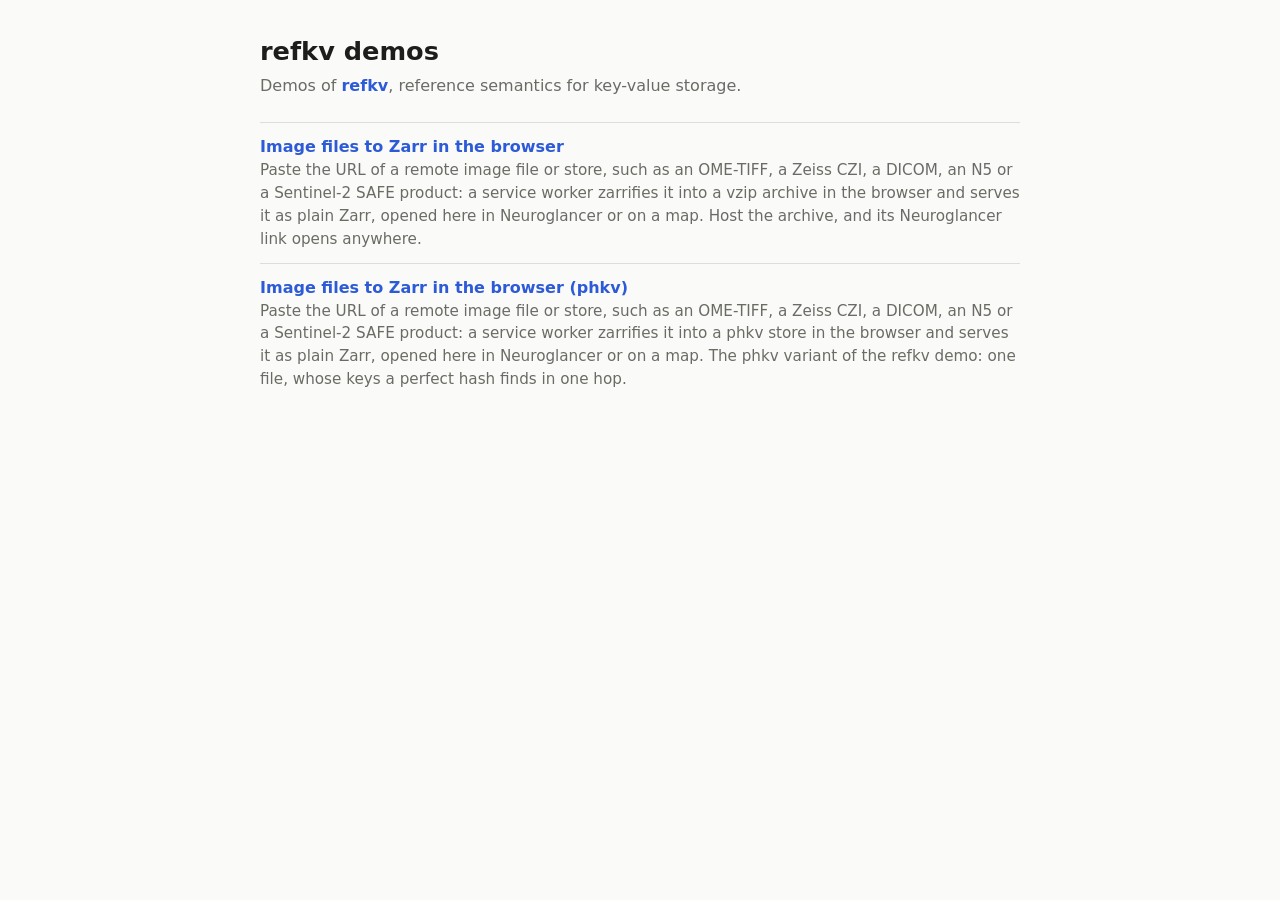
<file: index.html>
<!doctype html>
<html lang="en">
<head>
<meta charset="utf-8">
<meta name="viewport" content="width=device-width, initial-scale=1">
<title>refkv demos</title>
<style>
  :root { --bg: #fafaf8; --fg: #1d1d1b; --muted: #6b6b66; --line: #deddd8; --accent: #2d5bd7;
    font-family: ui-sans-serif, system-ui, -apple-system, "Segoe UI", sans-serif; }
  @media (prefers-color-scheme: dark) {
    :root { --bg: #141413; --fg: #ecebe6; --muted: #9b9a94; --line: #34332f; --accent: #8aa8ff; }
  }
  body { background: var(--bg); color: var(--fg); margin: 0; line-height: 1.5; }
  main { max-width: 760px; margin: 0 auto; padding: 32px 16px 64px; }
  h1 { font-size: 1.6rem; margin: 0 0 4px; }
  p { color: var(--muted); margin: 0 0 24px; }
  ul { list-style: none; padding: 0; margin: 0; }
  li { border-top: 1px solid var(--line); padding: 12px 0; }
  a { color: var(--accent); font-weight: 600; text-decoration: none; }
  span { display: block; color: var(--muted); font-size: 0.95rem; }
</style>
</head>
<body>
<main>
  <h1>refkv demos</h1>
  <p>Demos of <a href="https://github.com/d-v-b/refkv">refkv</a>, reference semantics for key-value storage.</p>
  <ul>
    <li><a href="image-to-zarr/">Image files to Zarr in the browser</a><span>Paste the URL of a remote image file or store, such as an OME-TIFF, a Zeiss CZI, a DICOM, an N5 or a Sentinel-2 SAFE product: a service worker zarrifies it into a vzip archive in the browser and serves it as plain Zarr, opened here in Neuroglancer or on a map. Host the archive, and its Neuroglancer link opens anywhere.</span></li>
    <li><a href="phkv-image-to-zarr/">Image files to Zarr in the browser (phkv)</a><span>Paste the URL of a remote image file or store, such as an OME-TIFF, a Zeiss CZI, a DICOM, an N5 or a Sentinel-2 SAFE product: a service worker zarrifies it into a phkv store in the browser and serves it as plain Zarr, opened here in Neuroglancer or on a map. The phkv variant of the refkv demo: one file, whose keys a perfect hash finds in one hop.</span></li>
  </ul>
</main>
</body>
</html>
</file>
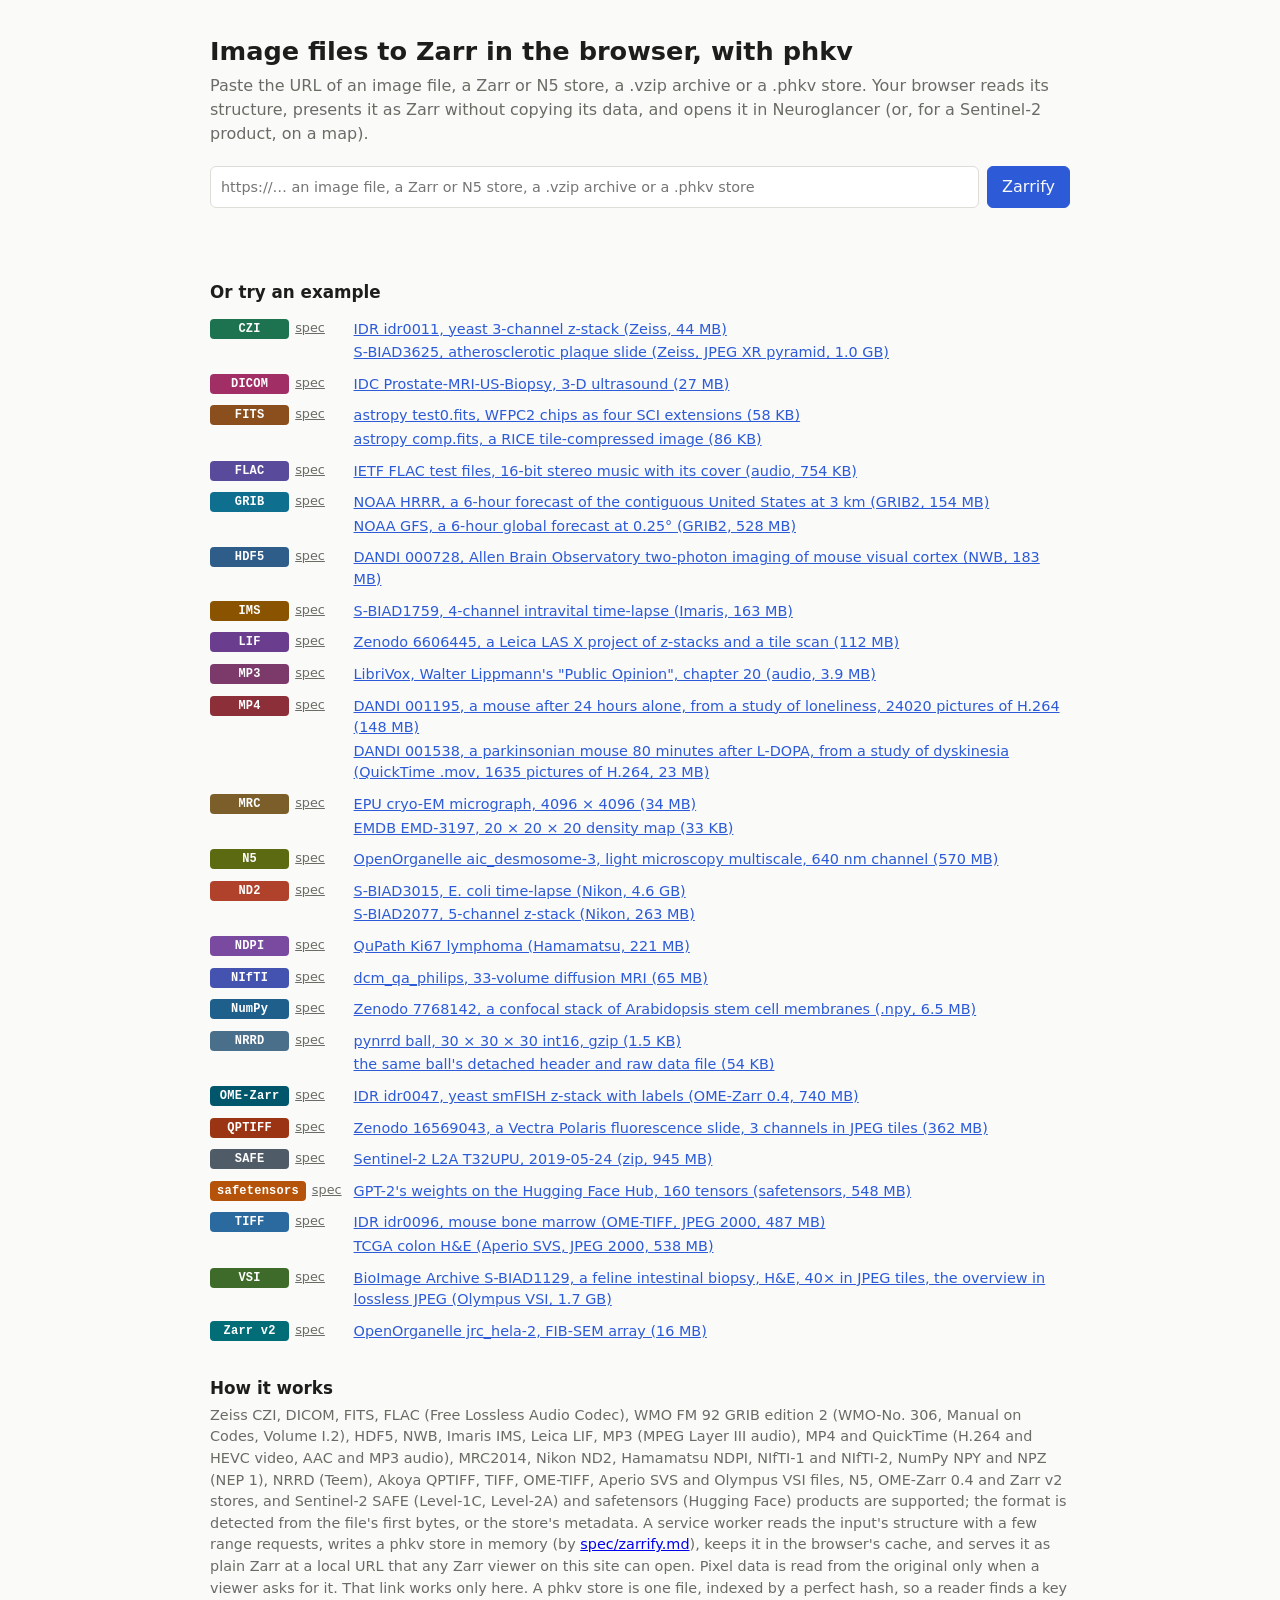
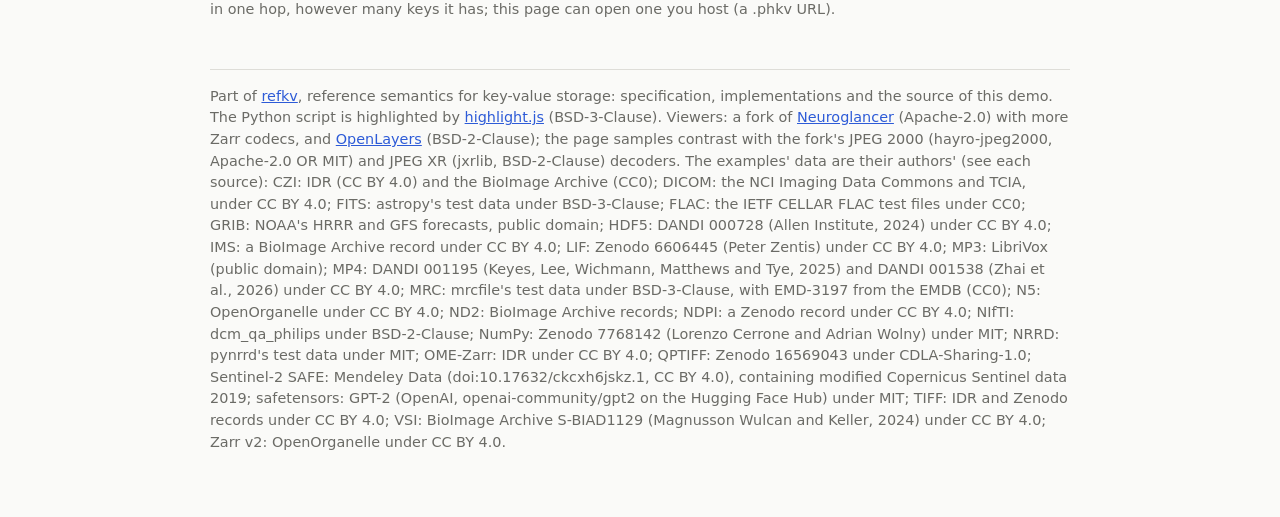
<file: phkv-image-to-zarr/index.html>
<!doctype html>
<html lang="en">
<head>
<meta charset="utf-8">
<meta name="viewport" content="width=device-width, initial-scale=1">
<title>Image files to Zarr in the browser (phkv)</title>
<meta name="description" content="Paste the URL of a remote image file or store, such as an OME-TIFF, a Zeiss CZI, a DICOM, an N5 or a Sentinel-2 SAFE product: a service worker zarrifies it into a phkv store in the browser and serves it as plain Zarr, opened here in Neuroglancer or on a map. The phkv variant of the refkv demo: one file, whose keys a perfect hash finds in one hop.">
<style>
  :root {
    --bg: #fafaf8; --fg: #1d1d1b; --muted: #6b6b66; --line: #deddd8;
    --panel: #ffffff; --accent: #2d5bd7; --error: #b3261e;
    --py-comment: #6b6b66; --py-string: #1a7f37; --py-keyword: #8250df; --py-builtin: #0550ae; --py-number: #953800;
    font-family: ui-sans-serif, system-ui, -apple-system, "Segoe UI", sans-serif;
  }
  @media (prefers-color-scheme: dark) {
    :root { --bg: #141413; --fg: #ecebe6; --muted: #9b9a94; --line: #34332f;
      --panel: #1d1d1b; --accent: #8aa8ff; --error: #f2b8b5;
      --py-comment: #9b9a94; --py-string: #7ee787; --py-keyword: #d2a8ff; --py-builtin: #79c0ff; --py-number: #ffa657; }
  }
  body { background: var(--bg); color: var(--fg); margin: 0; line-height: 1.5; }
  main { max-width: 860px; margin: 0 auto; padding: 32px 16px 64px; }
  h1 { font-size: 1.6rem; margin: 0 0 4px; }
  p.lede { color: var(--muted); margin: 0 0 20px; }
  h2.part { font-size: 1.05rem; margin: 32px 0 4px; }
  p.about { color: var(--muted); font-size: 0.9rem; margin: 0; }
  form { display: flex; gap: 8px; flex-wrap: wrap; }
  select { font: inherit; padding: 2px 4px; border: 1px solid var(--line); border-radius: 4px; background: var(--panel); color: var(--fg); }
  input { flex: 1 1 420px; min-width: 0; padding: 8px 10px; font: inherit; font-size: 0.9rem;
    border: 1px solid var(--line); border-radius: 6px; background: var(--panel); color: var(--fg); }
  button, a.button { padding: 8px 14px; font: inherit; border-radius: 6px; border: 1px solid var(--accent);
    background: var(--accent); color: var(--bg); cursor: pointer; text-decoration: none; display: inline-block; }
  a.button.secondary { background: transparent; color: var(--accent); }
  #status { margin: 16px 0; color: var(--muted); min-height: 1.5em; }
  #status.error { color: var(--error); border: 1px solid var(--error); border-radius: 8px; padding: 12px 16px; }
  #status.error p { margin: 6px 0 0; color: var(--fg); }
  #status.error p.help { color: var(--muted); }
  section { background: var(--panel); border: 1px solid var(--line); border-radius: 8px; padding: 16px; margin-top: 16px; }
  code { font-family: ui-monospace, "SF Mono", Menlo, monospace; font-size: 0.85rem; word-break: break-all; }
  table { border-collapse: collapse; width: 100%; font-size: 0.9rem; margin: 8px 0 16px; }
  th, td { text-align: left; padding: 4px 8px; border-bottom: 1px solid var(--line); }
  th { color: var(--muted); font-weight: 500; }
  td:last-child { overflow-wrap: anywhere; }
  .actions { display: flex; gap: 8px; flex-wrap: wrap; }
  .examples { font-size: 0.9rem; color: var(--muted); margin: 12px 0 0; padding: 0; list-style: none;
    display: grid; grid-template-columns: max-content 1fr; gap: 8px 12px; }
  .examples dt { display: flex; align-items: baseline; gap: 6px; white-space: nowrap; }
  .examples dd { margin: 0; }
  .examples dd a { color: var(--accent); display: block; padding: 1px 0; }
  .examples a.spec { color: var(--muted); font-size: 0.8rem; }
  /* a format's name, on its own color (each dark enough for white text in either theme) */
  .fmt { display: inline-block; min-width: 6.6em; box-sizing: border-box; text-align: center; padding: 1px 7px; border-radius: 4px;
    background: var(--fmt); color: #fff; font: 600 0.75rem/1.5 ui-monospace, "SF Mono", Menlo, monospace;
    letter-spacing: 0.02em; }
  @media (max-width: 560px) {
    .examples { grid-template-columns: 1fr; gap: 2px 12px; } .examples dd { margin-bottom: 8px; }
    table { font-size: 0.8rem; } th, td { padding: 4px; }
  }
  [hidden] { display: none !important; }
  .table { overflow-x: auto; }
  #view-row { margin: 4px 0; }
  #view-note { color: var(--muted); }
  p.share { color: var(--muted); font-size: 0.9rem; margin: 12px 0 0; }
  #python h2 { font-size: 1rem; margin: 0 0 4px; }
  #python p { color: var(--muted); font-size: 0.9rem; margin: 0 0 8px; }
  #python p a { color: var(--accent); }
  #python pre { background: var(--bg); border: 1px solid var(--line); border-radius: 6px; padding: 12px;
    overflow-x: auto; margin: 0 0 8px; }
  #python pre code { word-break: normal; white-space: pre; }
  /* the Python script's colors, from highlight.js's classes */
  .hljs-comment, .hljs-meta { color: var(--py-comment); font-style: italic; }
  .hljs-string { color: var(--py-string); }
  .hljs-keyword, .hljs-literal { color: var(--py-keyword); }
  .hljs-built_in { color: var(--py-builtin); }
  .hljs-number { color: var(--py-number); }
  button.secondary { background: transparent; color: var(--accent); }
  footer { margin-top: 48px; padding-top: 16px; border-top: 1px solid var(--line); font-size: 0.9rem; color: var(--muted); }
  footer a { color: var(--accent); }
</style>
</head>
<body>
<main>
  <h1>Image files to Zarr in the browser, with phkv</h1>
  <p class="lede">Paste the URL of an image file, a Zarr or N5 store, a .vzip archive or a .phkv store. Your browser
    reads its structure, presents it as Zarr without copying its data, and opens it in Neuroglancer
    (or, for a Sentinel-2 product, on a map).</p>
  <form id="form">
    <input id="url" type="url" required aria-label="image file or refkv URL"
      placeholder="https://… an image file, a Zarr or N5 store, a .vzip archive or a .phkv store">
    <button type="submit">Zarrify</button>
  </form>
  <div id="status" role="status"></div>
  <section id="result" hidden>
    <div><strong id="name"></strong></div>
    <div id="view-row" hidden><label>Show <select id="view" aria-label="what to show"></select></label></div>
    <div id="view-note"></div>
    <div>Neuroglancer source: <code id="zarr-url"></code></div>
    <div class="table"><table><thead><tr><th>array</th><th>shape</th><th>chunk</th><th>data type</th><th>codecs</th></tr></thead>
      <tbody id="levels"></tbody></table></div>
    <div class="actions">
      <a class="button" id="open-ng" target="_blank" rel="noopener">Open in Neuroglancer</a>
      <a class="button" id="open-map" target="_blank" rel="noopener" hidden>View on a map</a>
      <a class="button secondary" id="download">Download .phkv</a>
    </div>
    <p class="share" id="share-local">This Neuroglancer link opens only on this site, in a browser where this page
      has zarrified the file: the page's service worker answers its reads. The store it keeps is a
      <a href="https://github.com/d-v-b/refkv/blob/main/spec/bindings/phkv.md">phkv</a> store (a draft
      format): download the .phkv and open its URL here, from a server that allows cross-origin reads (CORS), or read
      it with refkv's Rust crate. The Neuroglancer fork and refkv's Python package read vzip archives, not phkv stores
      yet, so there is no link to share. The store refers to the original's bytes by URL, so it stays small, and pins
      each source's size.</p>
    <p class="share" id="share-archive" hidden>This Neuroglancer link names the archive itself
      (<code>&lt;archive url&gt;|vzip:&lt;path&gt;|zarr3:</code>): share it, and any deployment of the Neuroglancer
      fork opens it, with no service worker.</p>
  </section>
  <section id="python" hidden>
    <h2>In Python</h2>
    <p>This script builds the same Zarr hierarchy with refkv and opens it with zarr-python. Its header
      declares its dependencies (<a href="https://peps.python.org/pep-0723/">PEP 723</a>), so
      <code id="python-run"></code> runs it, with <a href="https://docs.astral.sh/uv/">uv</a>.</p>
    <pre><code id="python-code"></code></pre>
    <div class="actions">
      <button type="button" class="secondary" id="python-copy">Copy</button>
      <a class="button secondary" id="python-save">Download script</a>
    </div>
  </section>
  <h2 class="part">Or try an example</h2>
  <!-- The blocks between `profiles:` markers are filled by js/build.mjs from the profile registry
       (spec/zarrify/profiles/) and each format's demo/examples/<format>.html, with its
       examples' sources and licenses. -->
  <dl class="examples" aria-label="examples, by format">
    <!-- source: IDR idr0011 (CC BY 4.0); BioImage Archive S-BIAD3625 (CC0). -->
    <dt><span class="fmt" style="--fmt: #1d7350">CZI</span> <a class="spec" href="https://github.com/d-v-b/refkv/blob/main/spec/zarrify/czi.md" title="how refkv zarrifies CZI">spec</a></dt>
    <dd><a href="#" id="example-czi" data-url="https://ftp.ebi.ac.uk/pub/databases/IDR/idr0011-ledesmafernandez-dad4/20150826-peter_thorpe/Stinger%20plates-extra%20images%20screen%20T34%20x%20TS-more%20repeats/Plate1-Blue-A_TS-Stinger/Plate1-Blue-A-02-Scene-1-P2-E1-01.czi">IDR idr0011, yeast 3-channel z-stack (Zeiss, 44 MB)</a>
      <a href="#" id="example-czi-pyramid" data-url="https://ftp.ebi.ac.uk/biostudies/fire/S-BIAD/625/S-BIAD3625/Files/Elena_Kratz_atherosclerosis/ID4.czi">S-BIAD3625, atherosclerotic plaque slide (Zeiss, JPEG XR pyramid, 1.0 GB)</a></dd>
    <!-- source: Prostate-MRI-US-Biopsy, via the NCI Imaging Data Commons (CC BY 4.0; TCIA, doi:10.7937/TCIA.2020.A61IOC1A). -->
    <dt><span class="fmt" style="--fmt: #a12f66">DICOM</span> <a class="spec" href="https://github.com/d-v-b/refkv/blob/main/spec/zarrify/dicom.md" title="how refkv zarrifies DICOM">spec</a></dt>
    <dd><a href="#" id="example-dicom" data-url="https://idc-open-data.s3.amazonaws.com/d8d93a71-dfc8-43da-90ca-11e9aaf45cfe/8afac71d-a7c8-4ca4-b4c0-2e0261dfa384.dcm">IDC Prostate-MRI-US-Biopsy, 3-D ultrasound (27 MB)</a></dd>
    <!-- source: astropy's test data (BSD-3-Clause), https://github.com/astropy/astropy: a WFPC2 multi-extension file and a RICE tile-compressed image. -->
    <dt><span class="fmt" style="--fmt: #8a4f1d">FITS</span> <a class="spec" href="https://github.com/d-v-b/refkv/blob/main/spec/zarrify/fits.md" title="how refkv zarrifies FITS">spec</a></dt>
    <dd><a href="#" id="example-fits" data-url="https://raw.githubusercontent.com/astropy/astropy/7d7cf6d2d3e8b1e381e980278d071067b4b25241/astropy/io/fits/tests/data/test0.fits">astropy test0.fits, WFPC2 chips as four SCI extensions (58 KB)</a>
      <a href="#" id="example-fits-rice" data-url="https://raw.githubusercontent.com/astropy/astropy/7d7cf6d2d3e8b1e381e980278d071067b4b25241/astropy/io/fits/tests/data/comp.fits">astropy comp.fits, a RICE tile-compressed image (86 KB)</a></dd>
    <!-- source: the IETF CELLAR working group's FLAC decoder testbench (CC0), https://github.com/ietf-wg-cellar/flac-test-files: "57 - PNG PICTURE", 16-bit stereo music with a 960 x 540 PNG front cover, pinned to a commit. -->
    <dt><span class="fmt" style="--fmt: #5a4a9c">FLAC</span> <a class="spec" href="https://github.com/d-v-b/refkv/blob/main/spec/zarrify/flac.md" title="how refkv zarrifies FLAC">spec</a></dt>
    <dd><a href="#" id="example-flac" data-url="https://raw.githubusercontent.com/ietf-wg-cellar/flac-test-files/aa7b0c6cf32994c106ae517a08134c28a96ff5b2/subset/57%20-%20PNG%20PICTURE.flac">IETF FLAC test files, 16-bit stereo music with its cover (audio, 754 KB)</a></dd>
    <!-- source: NOAA's High-Resolution Rapid Refresh (HRRR), the 2026-10-29 00z run's 6-hour forecast of surface fields over the contiguous United States (hrrr.20261029/conus/hrrr.t00z.wrfsfcf06.grib2, a 3 km Lambert conformal grid), from NOAA's Open Data Dissemination bucket, which serves it with CORS and its index (.idx) beside it; a run's files do not change. Public domain (NOAA). -->
    <!-- source: NOAA's Global Forecast System (GFS), the 2026-10-29 00z run's 6-hour forecast on the 0.25° latitude/longitude grid (gfs.20261029/00/atmos/gfs.t00z.pgrb2.0p25.f006), from the same program's bucket, with CORS and its .idx index. Public domain (NOAA). -->
    <dt><span class="fmt" style="--fmt: #0f6f8f">GRIB</span> <a class="spec" href="https://github.com/d-v-b/refkv/blob/main/spec/zarrify/grib.md" title="how refkv zarrifies GRIB">spec</a></dt>
    <dd><a href="#" id="example-grib-hrrr" data-url="https://noaa-hrrr-bdp-pds.s3.amazonaws.com/hrrr.20261029/conus/hrrr.t00z.wrfsfcf06.grib2">NOAA HRRR, a 6-hour forecast of the contiguous United States at 3 km (GRIB2, 154 MB)</a>
      <a href="#" id="example-grib-gfs" data-url="https://noaa-gfs-bdp-pds.s3.amazonaws.com/gfs.20261029/00/atmos/gfs.t00z.pgrb2.0p25.f006">NOAA GFS, a 6-hour global forecast at 0.25° (GRIB2, 528 MB)</a></dd>
    <!-- source: DANDI 000728 version 0.240827.1809 (CC BY 4.0, doi:10.48324/dandi.000728/0.240827.1809), the Allen Institute's "Visual Coding - Optical Physiology" (Allen Brain Observatory): mouse 491604967's session 501343881, stimulus set C (sub-491604967/sub-491604967_ses-501343881-StimC_behavior+image+ophys.nwb), an NWB file of 9125 objects, of which the page shows those Neuroglancer decodes, first the two-photon imaging plane's maximum intensity projection (its traces and stimulus movies are deflated, numcodecs.zlib, which the Neuroglancer fork does not decode); served by DANDI's S3 bucket with CORS; its blob URL names its content, so it does not change. -->
    <dt><span class="fmt" style="--fmt: #2f5d8a">HDF5</span> <a class="spec" href="https://github.com/d-v-b/refkv/blob/main/spec/zarrify/hdf5.md" title="how refkv zarrifies HDF5">spec</a></dt>
    <dd><a href="#" id="example-hdf5" data-url="https://dandiarchive.s3.amazonaws.com/blobs/0a5/f64/0a5f6405-d361-4d9e-8fde-8ca00be0f3b4">DANDI 000728, Allen Brain Observatory two-photon imaging of mouse visual cortex (NWB, 183 MB)</a></dd>
    <!-- source: BioImage Archive S-BIAD1759 (CC BY 4.0). -->
    <dt><span class="fmt" style="--fmt: #8a5300">IMS</span> <a class="spec" href="https://github.com/d-v-b/refkv/blob/main/spec/zarrify/ims.md" title="how refkv zarrifies IMS">spec</a></dt>
    <dd><a href="#" id="example-ims" data-url="https://ftp.ebi.ac.uk/biostudies/fire/S-BIAD/759/S-BIAD1759/Files/BEHAV3D_Tumor_Profiler/DMG/2430F12/2430F12_pos1_CL1_1.ims">S-BIAD1759, 4-channel intravital time-lapse (Imaris, 163 MB)</a></dd>
    <!-- source: Zenodo 6606445 (CC BY 4.0, doi:10.5281/zenodo.6606445), "Leica lif-file which does not open well with bioformats" by Peter Zentis: a LAS X project of z-stacks and a tile scan with its merged image. Zenodo can be slow to serve range requests. -->
    <dt><span class="fmt" style="--fmt: #6a3d8f">LIF</span> <a class="spec" href="https://github.com/d-v-b/refkv/blob/main/spec/zarrify/lif.md" title="how refkv zarrifies LIF">spec</a></dt>
    <dd><a href="#" id="example-lif" data-url="https://zenodo.org/api/records/6606445/files/Project007.lif/content">Zenodo 6606445, a Leica LAS X project of z-stacks and a tile scan (112 MB)</a></dd>
    <!-- source: LibriVox (public domain), chapter 20 of "Public Opinion" by Walter Lippmann, read for LibriVox: MPEG-2 mono at 22.05 kHz, 64 kbps, on the Internet Archive, which redirects the download to a mirror that serves it with CORS. -->
    <dt><span class="fmt" style="--fmt: #7c3a6b">MP3</span> <a class="spec" href="https://github.com/d-v-b/refkv/blob/main/spec/zarrify/mp3.md" title="how refkv zarrifies MP3">spec</a></dt>
    <dd><a href="#" id="example-mp3" data-url="https://archive.org/download/public_opinion_1312_librivox/publicopinion_20_lippmann_64kb.mp3">LibriVox, Walter Lippmann's "Public Opinion", chapter 20 (audio, 3.9 MB)</a></dd>
    <!-- source: DANDI 001195 version 0.250408.1733 (CC BY 4.0, doi:10.48324/dandi.001195/0.250408.1733), "Separable Dorsal Raphe Dopamine Projections Mediate the Facets of Loneliness-like State" (Keyes, Lee, Wichmann, Matthews and Tye, 2025): the behavior video of subject C370's session "24hr isolated, Stim OFF" (sub-C370/sub-C370_ses-20230312T162000_image+ophys/9967e37f-3fdd-4c30-b689-4eeccfe108f6_external_file_0.mp4), served by DANDI's S3 bucket with CORS; its blob URL names its content, so it does not change. -->
    <!-- source: DANDI 001538 version 0.260527.1302 (CC BY 4.0, doi:10.48324/dandi.001538/0.260527.1302), "State-dependent modulation of spiny projection neurons controls levodopa-induced dyskinesia in a mouse model of Parkinson's disease" (Zhai, Cui, Wokosin, Tkatch, Crittenden, Graybiel and Surmeier, 2026): the behavior video of CDGI knockout mouse 07272018, hemiparkinsonian from a 6-OHDA lesion, 80 minutes after L-DOPA, for contralateral rotation (sub-CDGI-mouse-07272018/sub-CDGI-mouse-07272018_ses-pan++ON++none++CDGIKO++20180718_image/8275f9c1-f3d4-4c98-b9ea-0c4ff5e3b133_external_file_0.mov). A QuickTime file from Apple's encoder, whose version 0 ctts box has negative offsets; served by DANDI's S3 bucket with CORS, its blob URL naming its content. -->
    <dt><span class="fmt" style="--fmt: #8c2f39">MP4</span> <a class="spec" href="https://github.com/d-v-b/refkv/blob/main/spec/zarrify/mp4.md" title="how refkv zarrifies MP4">spec</a></dt>
    <dd><a href="#" id="example-mp4" data-url="https://dandiarchive.s3.amazonaws.com/blobs/151/10e/15110e7e-60b5-4a1a-8583-695eedb16c0e">DANDI 001195, a mouse after 24 hours alone, from a study of loneliness, 24020 pictures of H.264 (148 MB)</a>
      <a href="#" id="example-mov" data-url="https://dandiarchive.s3.amazonaws.com/blobs/7af/b9b/7afb9b42-6f3f-46d4-b136-4418514c366e">DANDI 001538, a parkinsonian mouse 80 minutes after L-DOPA, from a study of dyskinesia (QuickTime .mov, 1635 pictures of H.264, 23 MB)</a></dd>
    <!-- source: mrcfile's test data (BSD-3-Clause), https://github.com/ccpem/mrcfile: an EPU micrograph with an FEI2 extended header, and EMDB entry EMD-3197 (CC0). -->
    <dt><span class="fmt" style="--fmt: #7b5e2a">MRC</span> <a class="spec" href="https://github.com/d-v-b/refkv/blob/main/spec/zarrify/mrc.md" title="how refkv zarrifies MRC">spec</a></dt>
    <dd><a href="#" id="example-mrc" data-url="https://raw.githubusercontent.com/ccpem/mrcfile/64b0fb9ce0d921b902a06fe94d43e8d642b33d7d/tests/test_data/epu2.9_example.mrc">EPU cryo-EM micrograph, 4096 × 4096 (34 MB)</a>
      <a href="#" id="example-mrc-map" data-url="https://raw.githubusercontent.com/ccpem/mrcfile/64b0fb9ce0d921b902a06fe94d43e8d642b33d7d/tests/test_data/EMD-3197.map">EMDB EMD-3197, 20 × 20 × 20 density map (33 KB)</a></dd>
    <!-- source: OpenOrganelle aic_desmosome-3, the 640 nm light microscopy channel (Janelia COSEM, CC BY 4.0 per the AWS Open Data registry entry for janelia-cosem-datasets). Its FIB-SEM volumes are not used because each lists more than the store limit of 100000 objects. -->
    <dt><span class="fmt" style="--fmt: #5c6a12">N5</span> <a class="spec" href="https://github.com/d-v-b/refkv/blob/main/spec/zarrify/n5.md" title="how refkv zarrifies N5">spec</a></dt>
    <dd><a href="#" id="example-n5" data-url="https://janelia-cosem-datasets.s3.amazonaws.com/aic_desmosome-3/aic_desmosome-3.n5/lm/lm_640/">OpenOrganelle aic_desmosome-3, light microscopy multiscale, 640 nm channel (570 MB)</a></dd>
    <!-- source: BioImage Archive S-BIAD3015 and S-BIAD2077 (EMBL-EBI BioImage Archive). -->
    <dt><span class="fmt" style="--fmt: #b0422c">ND2</span> <a class="spec" href="https://github.com/d-v-b/refkv/blob/main/spec/zarrify/nd2.md" title="how refkv zarrifies ND2">spec</a></dt>
    <dd><a href="#" id="example-nd2" data-url="https://ftp.ebi.ac.uk/biostudies/fire/S-BIAD/015/S-BIAD3015/Files/1-SR_1_9_6hPre-C_MC1.nd2">S-BIAD3015, E. coli time-lapse (Nikon, 4.6 GB)</a>
      <a href="#" id="example-nd2-zstack" data-url="https://ftp.ebi.ac.uk/biostudies/fire/S-BIAD/077/S-BIAD2077/Files/373_230614_A1_Blk_Reg2_40x.nd2">S-BIAD2077, 5-channel z-stack (Nikon, 263 MB)</a></dd>
    <!-- source: QuPath's Ki67 lymphoma tutorial slide (Zenodo 18302140, CC BY 4.0). Zenodo can be slow to serve range requests. -->
    <dt><span class="fmt" style="--fmt: #7a4aa0">NDPI</span> <a class="spec" href="https://github.com/d-v-b/refkv/blob/main/spec/zarrify/ndpi.md" title="how refkv zarrifies NDPI">spec</a></dt>
    <dd><a href="#" id="example-ndpi" data-url="https://zenodo.org/api/records/18302140/files/ki67_lymphoma.ndpi/content">QuPath Ki67 lymphoma (Hamamatsu, 221 MB)</a></dd>
    <!-- source: dcm_qa_philips by Chris Rorden (BSD-2-Clause), https://github.com/neurolabusc/dcm_qa_philips. -->
    <dt><span class="fmt" style="--fmt: #4553b0">NIfTI</span> <a class="spec" href="https://github.com/d-v-b/refkv/blob/main/spec/zarrify/nifti.md" title="how refkv zarrifies NIfTI">spec</a></dt>
    <dd><a href="#" id="example-nifti" data-url="https://raw.githubusercontent.com/neurolabusc/dcm_qa_philips/74efdbc01eb62540fbb702787c3a7a2c0e22f9eb/Ref/DT_HIGH_32DIR_SENSE_1201.nii">dcm_qa_philips, 33-volume diffusion MRI (65 MB)</a></dd>
    <!-- source: Zenodo 7768142 (MIT, doi:10.5281/zenodo.7768142), the BioImage Model Zoo's "3D UNet Arabidopsis Apical Stem Cells" by Lorenzo Cerrone and Adrian Wolny: its test input, a float32 confocal stack of an Arabidopsis thaliana shoot apical meristem's cell membranes, shape (1, 1, 100, 128, 128). -->
    <dt><span class="fmt" style="--fmt: #1f5f8b">NumPy</span> <a class="spec" href="https://github.com/d-v-b/refkv/blob/main/spec/zarrify/npy.md" title="how refkv zarrifies NumPy">spec</a></dt>
    <dd><a href="#" id="example-npy" data-url="https://zenodo.org/api/records/7768142/files/test_input.npy/content">Zenodo 7768142, a confocal stack of Arabidopsis stem cell membranes (.npy, 6.5 MB)</a></dd>
    <!-- source: pynrrd's test data (MIT), https://github.com/mhe/pynrrd: a 30 × 30 × 30 binary ball, gzip-encoded, and its raw data behind a detached header. -->
    <dt><span class="fmt" style="--fmt: #4a6f8a">NRRD</span> <a class="spec" href="https://github.com/d-v-b/refkv/blob/main/spec/zarrify/nrrd.md" title="how refkv zarrifies NRRD">spec</a></dt>
    <dd><a href="#" id="example-nrrd" data-url="https://raw.githubusercontent.com/mhe/pynrrd/96bf87b78bde03987c09346ceffe0bb85a8f4214/nrrd/tests/data/BallBinary30x30x30_gz.nrrd">pynrrd ball, 30 × 30 × 30 int16, gzip (1.5 KB)</a>
      <a href="#" id="example-nrrd-detached" data-url="https://raw.githubusercontent.com/mhe/pynrrd/96bf87b78bde03987c09346ceffe0bb85a8f4214/nrrd/tests/data/BallBinary30x30x30.nhdr">the same ball's detached header and raw data file (54 KB)</a></dd>
    <!-- source: IDR idr0047 (CC BY 4.0). -->
    <dt><span class="fmt" style="--fmt: #00566b">OME-Zarr</span> <a class="spec" href="https://github.com/d-v-b/refkv/blob/main/spec/zarrify/ome-zarr.md" title="how refkv zarrifies OME-Zarr">spec</a></dt>
    <dd><a href="#" id="example-ome-zarr" data-url="https://uk1s3.embassy.ebi.ac.uk/idr/zarr/v0.4/idr0047A/4496763.zarr/">IDR idr0047, yeast smFISH z-stack with labels (OME-Zarr 0.4, 740 MB)</a></dd>
    <!-- source: Zenodo 16569043 (CDLA-Sharing-1.0, doi:10.5281/zenodo.16569043), a Vectra Polaris fluorescence slide shared to report a QuPath rendering issue: 3 channels, 71472 x 61440 pixels, 9 levels of JPEG tiles. Akoya's own samples, on downloads.openmicroscopy.org, are not served with CORS. -->
    <dt><span class="fmt" style="--fmt: #9a3412">QPTIFF</span> <a class="spec" href="https://github.com/d-v-b/refkv/blob/main/spec/zarrify/qptiff.md" title="how refkv zarrifies QPTIFF">spec</a></dt>
    <dd><a href="#" id="example-qptiff" data-url="https://zenodo.org/api/records/16569043/files/2025-07-15_13_13_34.qptiff/content">Zenodo 16569043, a Vectra Polaris fluorescence slide, 3 channels in JPEG tiles (362 MB)</a></dd>
    <!-- source: Sentinel-2 L2A tile T32UPU of 2019-05-24, from Mendeley Data doi:10.17632/ckcxh6jskz.1 by Lukas Graf (CC BY 4.0); contains modified Copernicus Sentinel data 2019. The URL is Mendeley's own S3 object, which may not stay stable. -->
    <dt><span class="fmt" style="--fmt: #4f5b66">SAFE</span> <a class="spec" href="https://github.com/d-v-b/refkv/blob/main/spec/zarrify/safe.md" title="how refkv zarrifies SAFE">spec</a></dt>
    <dd><a href="#" id="example-safe" data-url="https://prod-dcd-datasets-public-files-eu-west-1.s3.eu-west-1.amazonaws.com/4ee3c7fe-7ed9-489f-98d7-708ba7f426f9">Sentinel-2 L2A T32UPU, 2019-05-24 (zip, 945 MB)</a></dd>
    <!-- source: GPT-2's weights (openai-community/gpt2, MIT) on the Hugging Face Hub, model.safetensors at commit 607a30d7: 160 float32 tensors, 548 MB; a `resolve` URL redirects, with CORS, to a CDN that serves ranges. -->
    <dt><span class="fmt" style="--fmt: #b45309">safetensors</span> <a class="spec" href="https://github.com/d-v-b/refkv/blob/main/spec/zarrify/safetensors.md" title="how refkv zarrifies safetensors">spec</a></dt>
    <dd><a href="#" id="example-safetensors" data-url="https://huggingface.co/openai-community/gpt2/resolve/607a30d783dfa663caf39e06633721c8d4cfcd7e/model.safetensors">GPT-2's weights on the Hugging Face Hub, 160 tensors (safetensors, 548 MB)</a></dd>
    <!-- source: IDR idr0096 (CC BY 4.0); TCGA-CM-4752 (Zenodo 7189465, CC BY 4.0). Zenodo can be slow to serve range requests. -->
    <dt><span class="fmt" style="--fmt: #2b6a9e">TIFF</span> <a class="spec" href="https://github.com/d-v-b/refkv/blob/main/spec/zarrify/tiff.md" title="how refkv zarrifies TIFF">spec</a></dt>
    <dd><a href="#" id="example" data-url="https://ftp.ebi.ac.uk/pub/databases/IDR/idr0096-tratwal-marrowquant/20210609-ftp-ome-tiffs/4000_d11_m5_LT_2%20(20x_01).ome.tiff">IDR idr0096, mouse bone marrow (OME-TIFF, JPEG 2000, 487 MB)</a>
      <a href="#" id="example-svs" data-url="https://zenodo.org/api/records/7189465/files/TCGA-CM-4752.svs/content">TCGA colon H&amp;E (Aperio SVS, JPEG 2000, 538 MB)</a></dd>
    <!-- source: BioImage Archive S-BIAD1129 (CC BY 4.0, doi:10.6019/S-BIAD1129), "Artificial intelligence-based quantification of lymphocytes in feline small intestinal biopsies" (Magnusson Wulcan and Keller, 2024): test slide q1ip, a small intestine with T cell lymphoma, as its .vsi file and the _q1ip_ directory of tile files beside it, served by EMBL-EBI's FTP over HTTPS with CORS. OME's CellSens samples, on downloads.openmicroscopy.org, are not served with CORS. -->
    <dt><span class="fmt" style="--fmt: #3f6b2a">VSI</span> <a class="spec" href="https://github.com/d-v-b/refkv/blob/main/spec/zarrify/vsi.md" title="how refkv zarrifies VSI">spec</a></dt>
    <dd><a href="#" id="example-vsi" data-url="https://ftp.ebi.ac.uk/biostudies/fire/S-BIAD/129/S-BIAD1129/Files/AI_FeBx/test_wsis/q1ip.vsi">BioImage Archive S-BIAD1129, a feline intestinal biopsy, H&amp;E, 40× in JPEG tiles, the overview in lossless JPEG (Olympus VSI, 1.7 GB)</a></dd>
    <!-- source: OpenOrganelle jrc_hela-2 (Janelia COSEM, CC BY 4.0). -->
    <dt><span class="fmt" style="--fmt: #006d77">Zarr v2</span> <a class="spec" href="https://github.com/d-v-b/refkv/blob/main/spec/zarrify/zarr2.md" title="how refkv zarrifies Zarr v2">spec</a></dt>
    <dd><a href="#" id="example-zarr2" data-url="https://janelia-cosem-datasets.s3.amazonaws.com/jrc_hela-2/jrc_hela-2.zarr/recon-1/em/fibsem-uint8/s4/">OpenOrganelle jrc_hela-2, FIB-SEM array (16 MB)</a></dd>
  </dl>
  <h2 class="part">How it works</h2>
  <p class="about">Zeiss CZI, DICOM, FITS, FLAC (Free Lossless Audio Codec), WMO FM 92 GRIB edition 2 (WMO-No. 306, Manual on Codes, Volume I.2), HDF5, NWB, Imaris IMS, Leica LIF, MP3 (MPEG Layer III audio), MP4 and QuickTime (H.264 and HEVC video, AAC and MP3 audio), MRC2014, Nikon ND2, Hamamatsu NDPI, NIfTI-1 and NIfTI-2, NumPy NPY and NPZ (NEP 1), NRRD (Teem), Akoya QPTIFF, TIFF, OME-TIFF, Aperio SVS and Olympus VSI files, N5, OME-Zarr 0.4 and Zarr v2 stores, and Sentinel-2 SAFE (Level-1C, Level-2A) and safetensors (Hugging Face) products are supported;
    the format is detected from the file's first bytes, or the store's metadata. A service worker reads
    the input's structure with a few range requests, writes a phkv store in memory (by
    <a href="https://github.com/d-v-b/refkv/blob/main/spec/zarrify.md">spec/zarrify.md</a>), keeps it
    in the browser's cache, and serves it as plain Zarr at a local URL that any Zarr viewer on this site
    can open. Pixel data is read from the original only when a viewer asks for it. That link works only here. A phkv store is one file, indexed by a perfect hash, so a reader finds a key in one hop, however many keys it has; this page can open one you host (a .phkv URL).</p>
  <footer>Part of <a href="https://github.com/d-v-b/refkv">refkv</a>, reference semantics for key-value storage: specification, implementations and the source of this demo.
    The Python script is highlighted by <a href="https://highlightjs.org/">highlight.js</a> (BSD-3-Clause).
    Viewers: a fork of <a href="https://github.com/google/neuroglancer">Neuroglancer</a> (Apache-2.0) with
    more Zarr codecs, and <a href="https://openlayers.org/">OpenLayers</a> (BSD-2-Clause); the page samples
    contrast with the fork's JPEG 2000 (hayro-jpeg2000, Apache-2.0 OR MIT) and JPEG XR (jxrlib, BSD-2-Clause) decoders.
    The examples' data are their authors' (see each source):
    CZI: IDR (CC BY 4.0) and the BioImage Archive (CC0); DICOM: the NCI Imaging Data Commons and TCIA, under CC BY 4.0; FITS: astropy's test data under BSD-3-Clause; FLAC: the IETF CELLAR FLAC test files under CC0; GRIB: NOAA's HRRR and GFS forecasts, public domain; HDF5: DANDI 000728 (Allen Institute, 2024) under CC BY 4.0; IMS: a BioImage Archive record under CC BY 4.0; LIF: Zenodo 6606445 (Peter Zentis) under CC BY 4.0; MP3: LibriVox (public domain); MP4: DANDI 001195 (Keyes, Lee, Wichmann, Matthews and Tye, 2025) and DANDI 001538 (Zhai et al., 2026) under CC BY 4.0; MRC: mrcfile's test data under BSD-3-Clause, with EMD-3197 from the EMDB (CC0); N5: OpenOrganelle under CC BY 4.0; ND2: BioImage Archive records; NDPI: a Zenodo record under CC BY 4.0; NIfTI: dcm_qa_philips under BSD-2-Clause; NumPy: Zenodo 7768142 (Lorenzo Cerrone and Adrian Wolny) under MIT; NRRD: pynrrd's test data under MIT; OME-Zarr: IDR under CC BY 4.0; QPTIFF: Zenodo 16569043 under CDLA-Sharing-1.0; Sentinel-2 SAFE: Mendeley Data (doi:10.17632/ckcxh6jskz.1, CC BY 4.0), containing modified Copernicus Sentinel data 2019; safetensors: GPT-2 (OpenAI, openai-community/gpt2 on the Hugging Face Hub) under MIT; TIFF: IDR and Zenodo records under CC BY 4.0; VSI: BioImage Archive S-BIAD1129 (Magnusson Wulcan and Keller, 2024) under CC BY 4.0; Zarr v2: OpenOrganelle under CC BY 4.0.</footer>
</main>
<script type="module" src="demo.js"></script>
</body>
</html>
</file>
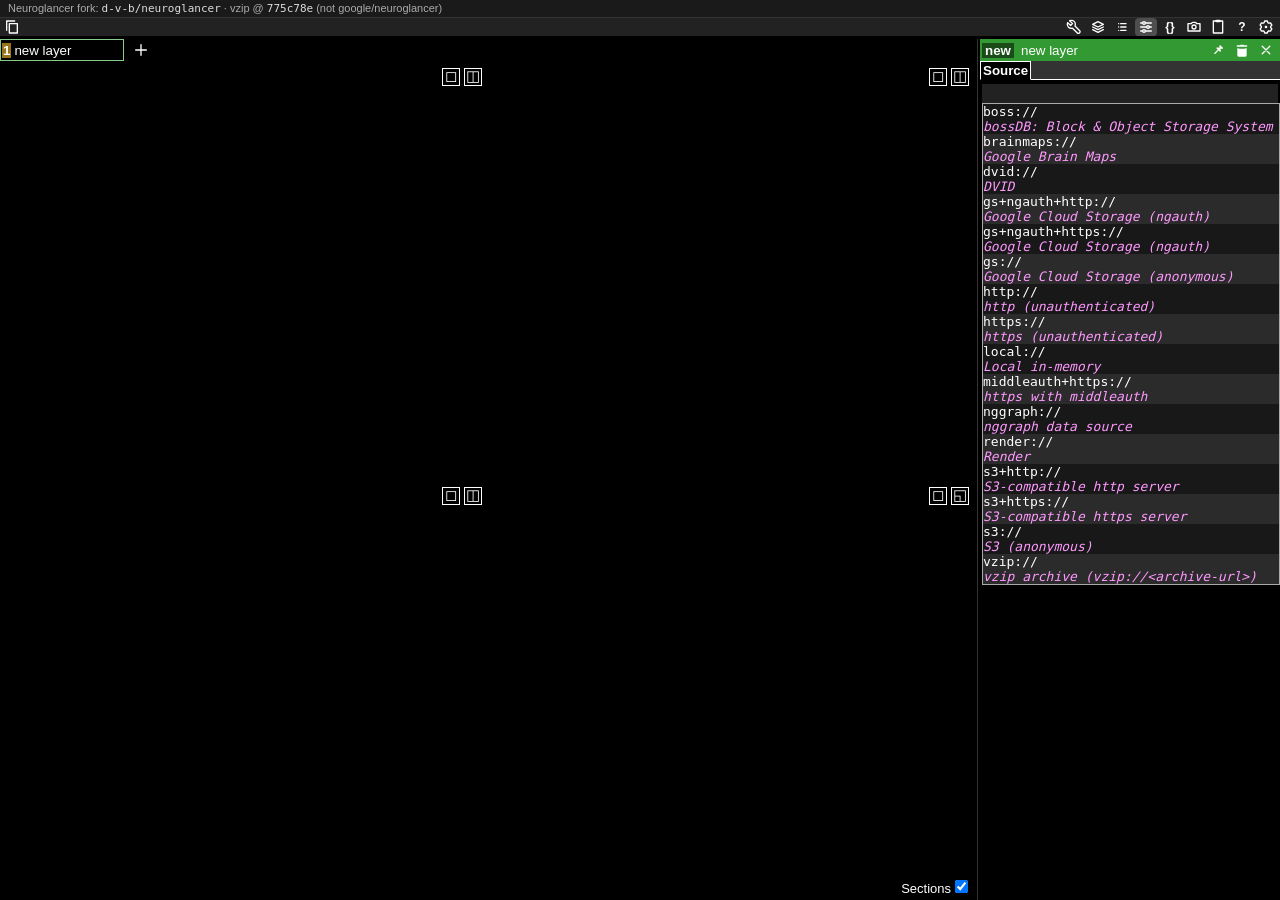
<file: phkv-image-to-zarr/neuroglancer/index.html>
<!doctype html><html><head><meta charset="utf-8"><title>neuroglancer</title><script defer src="453.407a845e7c190060.js"></script><script defer src="71.b3b8a5ff13268c40.js"></script><script defer src="948.a5b28a8b98b63061.js"></script><script defer src="216.ebc8403fd1906d75.js"></script><script defer src="main.76c399fcd3810d28.js"></script><link href="main.76c399fcd3810d28.css" rel="stylesheet"></head><body></body></html>
</file>
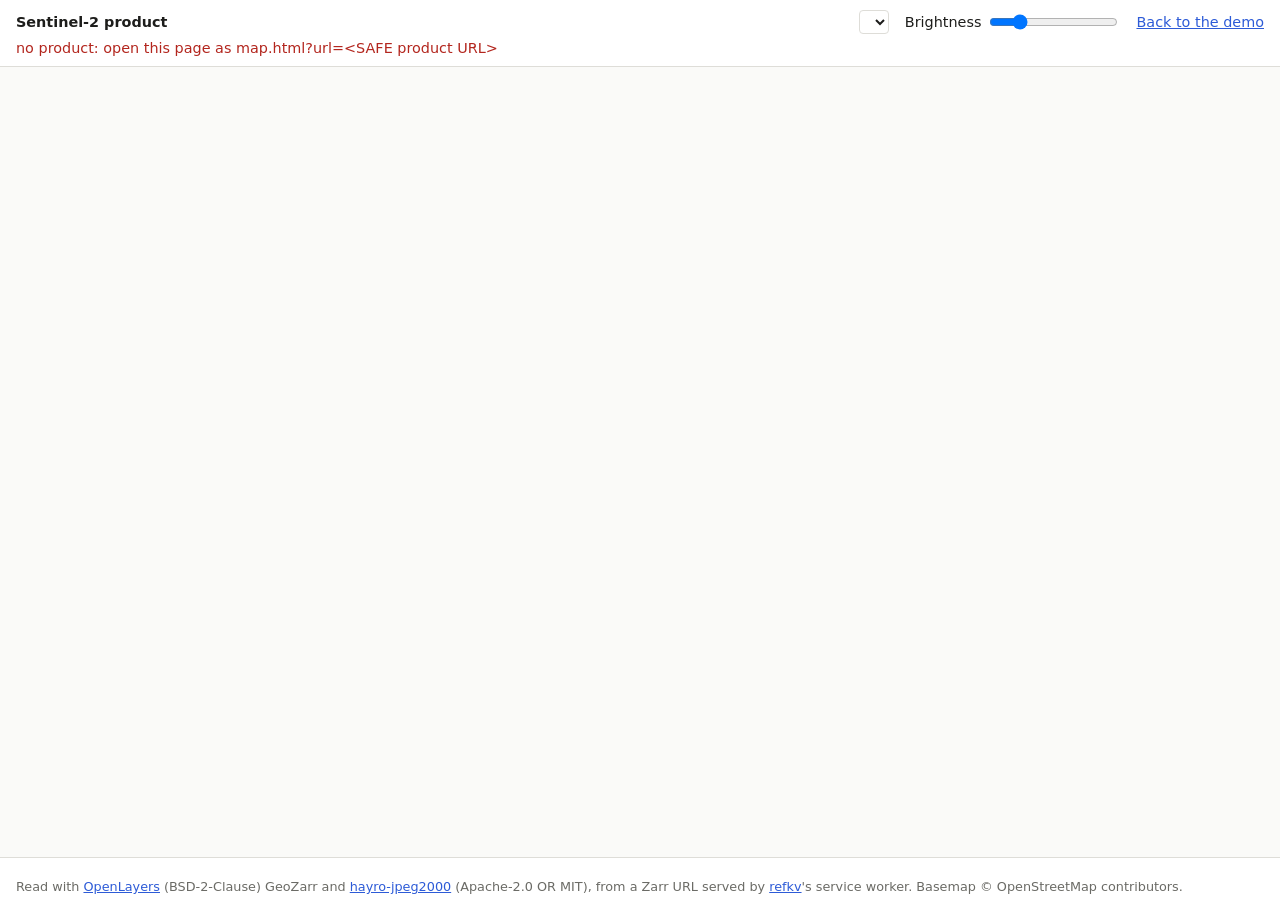
<file: phkv-image-to-zarr/map.html>
<!doctype html>
<html lang="en">
<head>
<meta charset="utf-8">
<meta name="viewport" content="width=device-width, initial-scale=1">
<title>Sentinel-2 map</title>
<meta name="description" content="A Sentinel-2 SAFE product, zarrified to GeoZarr in the browser by a service worker, on a map (OpenLayers).">
<link rel="stylesheet" href="map.css">
<style>
  :root {
    --bg: #fafaf8; --fg: #1d1d1b; --muted: #6b6b66; --line: #deddd8;
    --panel: #ffffff; --accent: #2d5bd7; --error: #b3261e;
    font-family: ui-sans-serif, system-ui, -apple-system, "Segoe UI", sans-serif;
  }
  @media (prefers-color-scheme: dark) {
    :root { --bg: #141413; --fg: #ecebe6; --muted: #9b9a94; --line: #34332f;
      --panel: #1d1d1b; --accent: #8aa8ff; --error: #f2b8b5; }
  }
  html, body { height: 100%; margin: 0; background: var(--bg); color: var(--fg); }
  body { display: flex; flex-direction: column; }
  header { padding: 10px 16px; border-bottom: 1px solid var(--line); background: var(--panel);
    display: flex; flex-wrap: wrap; gap: 6px 16px; align-items: center; font-size: 0.9rem; }
  header .title { flex: 1 1 320px; min-width: 0; }
  header strong { display: block; word-break: break-all; }
  #meta, #readout { color: var(--muted); }
  #status { color: var(--muted); }
  #status.error { color: var(--error); }
  a { color: var(--accent); }
  select, input { font: inherit; }
  select { max-width: 100%; padding: 2px 4px; border: 1px solid var(--line); border-radius: 4px;
    background: var(--panel); color: var(--fg); }
  label { display: inline-flex; gap: 6px; align-items: center; }
  #map { flex: 1; min-height: 300px; }
  footer { padding: 6px 16px; font-size: 0.8rem; color: var(--muted); border-top: 1px solid var(--line); background: var(--panel); }
</style>
</head>
<body>
<header>
  <div class="title"><strong id="name">Sentinel-2 product</strong><span id="meta"></span></div>
  <select id="rendering" aria-label="rendering"></select>
  <label>Brightness <input id="brightness" type="range" min="0.25" max="4" step="0.05" value="1"></label>
  <a id="back" href="./">Back to the demo</a>
  <div id="status" role="status" style="flex-basis: 100%"></div>
</header>
<div id="map"></div>
<footer><span id="readout">&nbsp;</span><br>
  Read with <a href="https://openlayers.org/">OpenLayers</a> (BSD-2-Clause) GeoZarr and
  <a href="https://github.com/LaurenzV/hayro">hayro-jpeg2000</a> (Apache-2.0 OR MIT), from a Zarr URL served by
  <a href="https://github.com/d-v-b/refkv">refkv</a>'s service worker. Basemap © OpenStreetMap contributors.</footer>
<script type="module" src="map.js"></script>
</body>
</html>
</file>
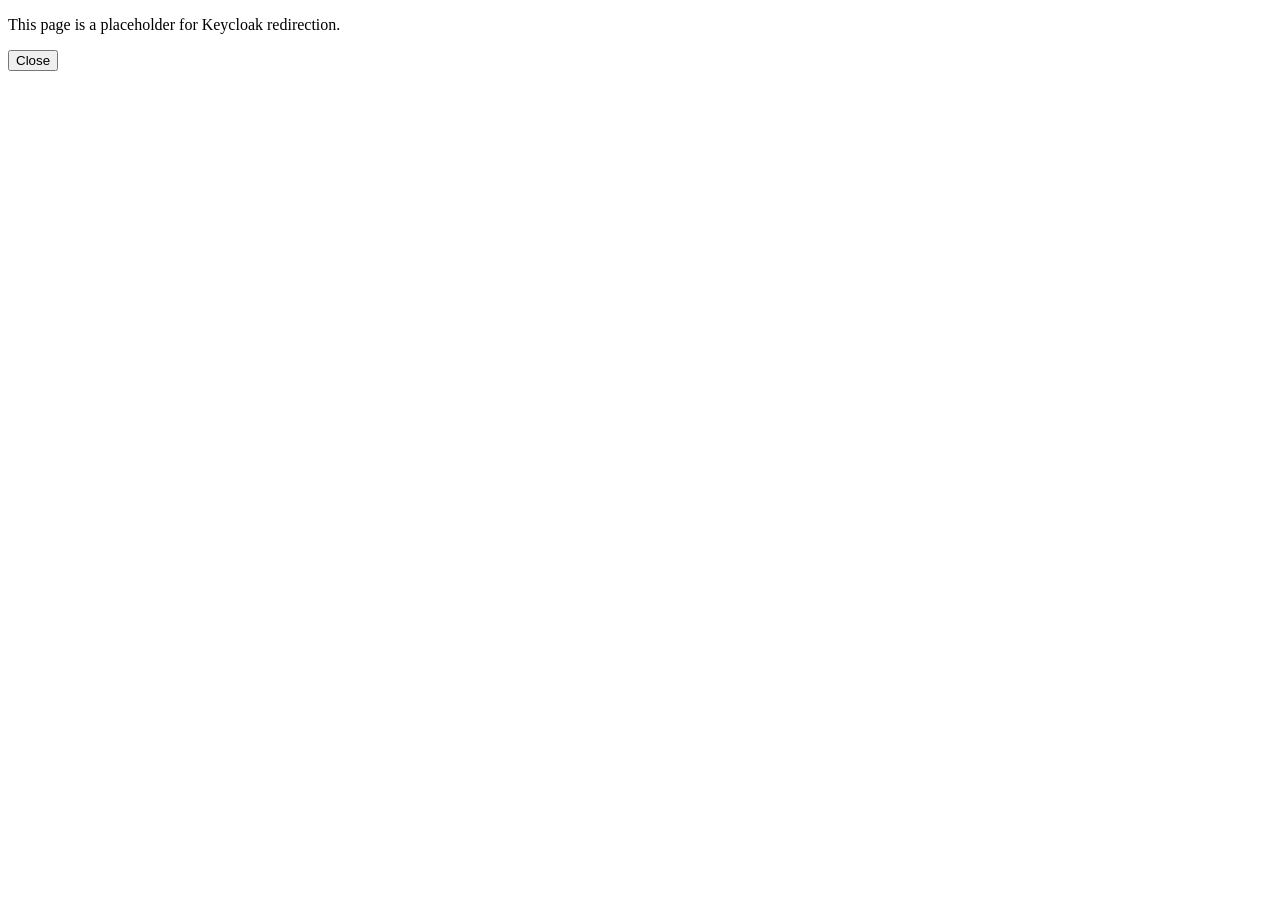
<file: phkv-image-to-zarr/neuroglancer/bossauth.html>
<!doctype html>
<html>
  <head>
    <title>BOSS Auth Response Window</title>
    <script>
      // Get code component of query and send back to window opener.
      let auth = new URL(document.location).hash
        .substring(1)
        .split("&")
        .map((el) => el.split("="))
        .reduce((pre, cur) => {
          pre[cur[0]] = cur[1];
          return pre;
        }, {});
      auth.service = "bossAuthCallback";
      opener.postMessage(JSON.stringify(auth), location.origin);
    </script>
  </head>
  <body>
    <p>This page is a placeholder for Keycloak redirection.</p>
    <p><button onclick="window.close()">Close</button></p>
  </body>
</html>
</file>
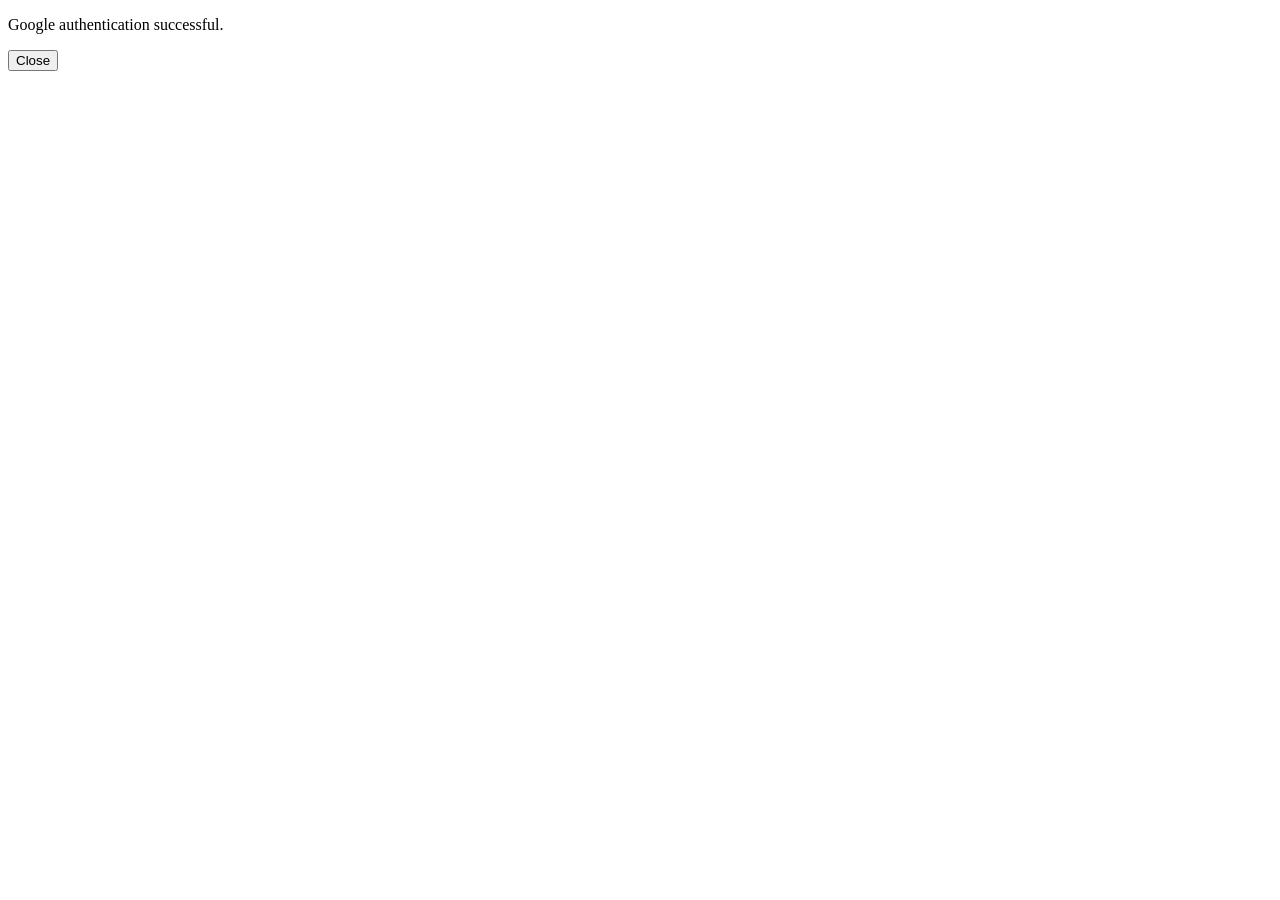
<file: phkv-image-to-zarr/neuroglancer/google_oauth2_redirect.html>
<!doctype html>
<html>
  <head>
    <title>Google oauth redirect</title>
    <script>
      const data = Object.fromEntries(
        new URLSearchParams(location.hash.substring(1)).entries(),
      );
      const target = window.opener || window.parent;
      if (target === window) {
        console.error("No opener/parent to receive successful oauth2 response");
      } else {
        target.postMessage(data, window.location.origin);
      }
    </script>
  </head>
  <body>
    <p>Google authentication successful.</p>
    <p><button onclick="window.close()">Close</button></p>
  </body>
</html>
</file>
<file: phkv-image-to-zarr/neuroglancer/main.76c399fcd3810d28.css>
.neuroglancer-annotation-rendering-tab{flex-direction:column;display:flex;overflow-y:auto}.neuroglancer-annotation-rendering-tab .neuroglancer-shader-code-widget{flex-shrink:0}.neuroglancer-annotation-dropdown-shader-top-row{flex-direction:row;align-items:center;display:flex}.neuroglancer-annotation-shader-property-list{flex-shrink:0;max-height:8em;overflow:auto}.neuroglancer-annotation-shader-property{white-space:pre;font-family:monospace;font-size:medium}.neuroglancer-annotation-shader-property-type{color:#c6c;margin-right:1ch}.neuroglancer-annotation-shader-property-identifier{-webkit-user-select:text;-moz-user-select:text;-ms-user-select:text;user-select:text}.neuroglancer-annotation-shader-property-identifier:after{content:"()";color:#999}.neuroglancer-transfer-function-panel{border:1px solid #666;height:60px;margin-top:5px}.neuroglancer-transfer-function-color-picker-container{text-align:right}.neuroglancer-transfer-function-color-picker{height:24px;display:inline-block}.neuroglancer-transfer-function-clear-button{cursor:pointer;margin-left:auto;margin-right:2px;font-size:11pt}.neuroglancer-transfer-function-widget-bound{box-shadow:none;color:#0ff;background-color:transparent;border:0;margin:0;font-family:monospace;font-size:medium}.neuroglancer-transfer-function-window-bounds{justify-content:space-between;display:flex}.neuroglancer-invlerp-cdfpanel{cursor:ew-resize;height:50px}.neuroglancer-invlerp-cdfpanel,.neuroglancer-invlerp-legend-panel{border:1px solid #666}.neuroglancer-invlerp-legend-panel{height:15px}.neuroglancer-invlerp-widget-bound{box-shadow:none;background-color:transparent;border:0;margin:0;font-family:monospace;font-size:medium}.neuroglancer-invlerp-widget-window-bound{color:#0ff}.neuroglancer-invlerp-widget-range-bound{color:#fff}.neuroglancer-invlerp-widget-bounds{display:flex}.neuroglancer-invlerp-widget-range-spacer{text-align:center;flex:1}.neuroglancer-invlerp-widget-window-bounds{justify-content:space-between}.neuroglancer-icon{white-space:nowrap;color:#fff;cursor:pointer;-webkit-user-select:none;-moz-user-select:none;-ms-user-select:none;user-select:none;border-radius:20%;justify-content:center;align-self:center;align-items:center;min-width:18px;min-height:18px;margin-left:1px;margin-right:1px;padding-left:2px;padding-right:2px;font:900 12px sans-serif;text-decoration:none;display:inline-flex}.neuroglancer-icon svg{fill:transparent;stroke:#fff;stroke-width:2px;stroke-linecap:round;stroke-linejoin:round;pointer-events:none;width:16px;height:16px}.neuroglancer-icon:hover{background-color:#db4437}.neuroglancer-icon.neuroglancer-info-icon:hover{background-color:transparent}.neuroglancer-icon-hover:not(:hover) svg:last-child,.neuroglancer-icon-hover:hover svg:first-child{display:none}.neuroglancer-invlerp-range-finder-button-container{justify-content:flex-start;margin-top:1px;display:flex}.neuroglancer-invlerp-range-finder-button{cursor:pointer;margin-right:2px;font-size:11pt}.neuroglancer-tab-view{flex-direction:column;display:flex}.neuroglancer-tab-view-bar{background-color:#333;border-bottom:1px solid #fff;display:block}.neuroglancer-tab-label{cursor:pointer;border:1px solid transparent;border-bottom:none;margin-right:4px;padding-top:1px;padding-left:2px;padding-right:2px;font:700 10pt sans-serif;display:inline-block}.neuroglancer-tab-label:hover{color:#daa520}.neuroglancer-tab-label.neuroglancer-selected-tab-label{background-color:#000;border:1px solid #fff;border-bottom-color:#000;margin-bottom:-1px;padding-bottom:1px}.neuroglancer-stack-view{display:contents}.neuroglancer-tab-view>.neuroglancer-stack-view>.neuroglancer-tab-content{flex:1 1 0;height:0;min-height:0;padding:2px}.neuroglancer-position-widget{align-items:center;display:inline-flex}.neuroglancer-position-widget input:disabled{pointer-events:none}.neuroglancer-position-widget .neuroglancer-copy-button:first-child{display:none}.neuroglancer-position-dimension-coordinate,.neuroglancer-position-dimension-name,.neuroglancer-position-dimension-scale{box-shadow:none;background-color:transparent;border:0;margin:0;font-family:monospace;font-size:medium}.neuroglancer-position-dimension[data-coordinate-array=valid] .neuroglancer-position-dimension-scale{display:none}.neuroglancer-position-dimension[data-coordinate-array=invalid] .neuroglancer-position-dimension-scale{-webkit-text-decoration-line:underline;text-decoration-line:underline;-webkit-text-decoration-style:wavy;text-decoration-style:wavy;-webkit-text-decoration-color:red;text-decoration-color:red}.neuroglancer-position-dimension-coordinate{color:#fff;text-align:right}.neuroglancer-position-widget input[data-is-valid=false]{-webkit-text-decoration:underline red;text-decoration:underline red}.neuroglancer-position-widget input:invalid{-webkit-text-decoration:underline red;text-decoration:underline red}.neuroglancer-position-widget input::-webkit-input-placeholder{-webkit-text-decoration:underline red;text-decoration:underline red}.neuroglancer-position-widget input::-ms-input-placeholder{-webkit-text-decoration:underline red;text-decoration:underline red}.neuroglancer-position-widget input::placeholder{-webkit-text-decoration:underline red;text-decoration:underline red}.neuroglancer-position-widget :focus{outline:0}.neuroglancer-position-dimension+.neuroglancer-position-dimension{margin-left:1ch}.neuroglancer-position-dimension[data-dropdown-visible=true]:after{content:"";z-index:100;border-bottom:1px solid #000;height:0;display:block;position:absolute;bottom:-1px;left:0;right:0}.neuroglancer-position-dimension-dropdown,.neuroglancer-position-dimension-coordinate-dropdown{box-sizing:border-box;z-index:100;background-color:#000;border:1px solid #aaa;min-width:calc(100% + 2px);padding:2px;position:absolute;left:-1px}.neuroglancer-position-dimension-coordinate-dropdown{flex-direction:column;display:flex;overflow-y:auto}.neuroglancer-dimension-dropdown-coordinate-entry{flex-direction:row;justify-content:space-between;display:flex}.neuroglancer-dimension-dropdown-coordinate-entry:hover{background-color:#333}.neuroglancer-dimension-dropdown-coordinate-label{width:var(--neuroglancer-coordinate-label-width);color:#0ff}.neuroglancer-position-dimension-dropdown:focus,.neuroglancer-position-dimension-coordinate-dropdown:focus{outline:0}.neuroglancer-position-dimension[data-dropdown-visible=true]{background-color:#000;border:1px solid #aaa}.neuroglancer-position-dimension:focus-within{background-color:#000;border:1px solid #aaa}.neuroglancer-position-dimension{white-space:nowrap;border:1px solid transparent;display:inline-block;position:relative}.neuroglancer-position-dimension-name{color:#ff6;padding-left:2px}.neuroglancer-position-dimension-scale-container[data-is-empty=false]:before{content:"(";color:#aaa}.neuroglancer-position-dimension-scale-container[data-is-empty=false]:after{content:")";color:#aaa}.neuroglancer-position-dimension-scale-container[data-is-empty=false]{margin-right:5px}.neuroglancer-position-dimension-scale{color:#bbb}.neuroglancer-position-dimension-scale-container{margin-left:4px;margin-right:2px}.neuroglancer-mouse-position-widget{vertical-align:center;color:orange;white-space:pre;margin-left:1ch;font-family:monospace;font-size:medium}.neuroglancer-position-dimension-coordinate-label{color:#0ff;display:inline-block}.neuroglancer-position-dimension-coordinate-label:not(:empty):before{content:"[";color:#aaa}.neuroglancer-position-dimension-coordinate-label:not(:empty):after{content:"]";color:#aaa}.neuroglancer-position-dimension-playback{flex-direction:column;font-family:sans-serif;font-size:10pt;display:flex}.neuroglancer-position-dimension-playback .neuroglancer-number-input{flex-direction:row;align-items:center;margin-bottom:2px;display:flex}.neuroglancer-position-dimension-playback input[type=text]{color:#fff;text-align:right;background-color:rgba(255,255,255,.3);border:0;width:8ch;font-family:monospace}.neuroglancer-position-dimension-playback select{align-self:center}.neuroglancer-position-dimension>.neuroglancer-icon{min-width:14px;min-height:14px;position:relative;top:1px}.neuroglancer-position-dimension>.neuroglancer-icon svg{width:12px;height:12px}.neuroglancer-position-tool-in-palette{display:grid}.neuroglancer-position-tool-in-palette>.neuroglancer-position-widget{grid-area:1/1}.neuroglancer-position-tool-in-palette>.neuroglancer-position-dimension-plot{grid-area:2/1/auto/10}.neuroglancer-position-tool-in-palette>.neuroglancer-checkbox-icon{grid-area:1/9}.neuroglancer-position-tool{background-color:#474747;flex-direction:row;display:flex}.neuroglancer-position-dimension-playback-header{flex-direction:row;align-items:center;display:flex}#neuroglancer-status-container{z-index:100;color:#fff;background-color:gray;margin:0;padding:0;font:10pt sans-serif;position:absolute;bottom:0}#neuroglancer-status-container li{box-sizing:border-box;width:100vw;max-height:25vh;padding-bottom:5px;padding-left:10px;overflow-y:auto}.neuroglancer-status-header{background-color:#333;padding:2px;font:700 10pt sans-serif;display:inline-block}#neuroglancer-status-container-modal{pointer-events:none;z-index:100;color:#fff;grid-row-gap:10px;align-content:center;justify-content:center;width:80vw;height:100vh;margin:0;padding:0;font:10pt sans-serif;display:grid;position:absolute;left:10vw}#neuroglancer-status-container-modal>div{pointer-events:initial;background-color:gray;border:1px solid #fff;padding:30px 20px 20px;position:relative}#neuroglancer-status-container-modal>div>div:first-child{margin:0;padding:0;position:absolute;top:4px;right:4px}#neuroglancer-status-container-modal li{display:block}.neuroglancer-drag-status{z-index:1000;color:#000;background-color:#ff0;padding:2px;font:10pt sans-serif;position:absolute;top:0}.neuroglancer-tool-key-binding{color:#0ff;white-space:pre;font:9pt monospace;display:inline-block}.neuroglancer-tool-key-binding:hover{outline:1px solid #fff}.neuroglancer-tool-key-binding:before{content:"["}.neuroglancer-tool-key-binding:after{content:"]"}.neuroglancer-tool-key-binding:before,.neuroglancer-tool-key-binding:after{color:#999}.neuroglancer-tool-button{flex-direction:row;align-items:baseline;display:inline-flex}#statusContainer li.neuroglancer-tool-status{max-height:50vh}.neuroglancer-tool-status-bindings{-webkit-user-select:none;-moz-user-select:none;-ms-user-select:none;user-select:none;background-color:#333}.neuroglancer-tool-status-content{flex-direction:row;display:flex}.neuroglancer-tool-status-header-container{background-color:#555;flex-direction:row;align-items:center;width:-webkit-min-content;width:-moz-min-content;width:min-content;padding:3px;display:flex}.neuroglancer-tool-status-header{align-self:center}.neuroglancer-tool-status-body{flex:1;padding:2px}.neuroglancer-checkbox-icon.light-background[data-checked=true]{background-color:rgba(0,0,0,.5)}.neuroglancer-checkbox-icon.dark-background[data-checked=true]{background-color:rgba(255,255,255,.2)}.neuroglancer-position-dimension-plot{display:grid;position:relative;overflow:hidden}.neuroglancer-position-dimension-plot[data-orientation=column]{grid-template:"labels.graph"1fr/0fr 3px 0fr}.neuroglancer-position-dimension-plot[data-orientation=row]{grid-template:"labels"0fr"."3px"graph"0fr/minmax(0,1fr)}.neuroglancer-position-dimension-plot-lowerbound,.neuroglancer-position-dimension-plot-upperbound,.neuroglancer-position-dimension-plot-hoverposition{-webkit-user-select:none;-moz-user-select:none;-ms-user-select:none;user-select:none;grid-area:labels;font-family:monospace;font-size:medium}.neuroglancer-position-dimension-plot[data-orientation=column] :-webkit-any(.neuroglancer-position-dimension-plot-lowerbound,.neuroglancer-position-dimension-plot-upperbound,.neuroglancer-position-dimension-plot-hoverposition){text-align:right}.neuroglancer-position-dimension-plot[data-orientation=column] :-moz-any(.neuroglancer-position-dimension-plot-lowerbound,.neuroglancer-position-dimension-plot-upperbound,.neuroglancer-position-dimension-plot-hoverposition){text-align:right}.neuroglancer-position-dimension-plot[data-orientation=column] :is(.neuroglancer-position-dimension-plot-lowerbound,.neuroglancer-position-dimension-plot-upperbound,.neuroglancer-position-dimension-plot-hoverposition){text-align:right}.neuroglancer-position-dimension-plot[data-orientation=row] :-webkit-any(.neuroglancer-position-dimension-plot-lowerbound,.neuroglancer-position-dimension-plot-upperbound,.neuroglancer-position-dimension-plot-hoverposition){max-width:-webkit-max-content;max-width:-moz-max-content;max-width:max-content}.neuroglancer-position-dimension-plot[data-orientation=row] :-moz-any(.neuroglancer-position-dimension-plot-lowerbound,.neuroglancer-position-dimension-plot-upperbound,.neuroglancer-position-dimension-plot-hoverposition){max-width:-webkit-max-content;max-width:-moz-max-content;max-width:max-content}.neuroglancer-position-dimension-plot[data-orientation=row] :is(.neuroglancer-position-dimension-plot-lowerbound,.neuroglancer-position-dimension-plot-upperbound,.neuroglancer-position-dimension-plot-hoverposition){max-width:-webkit-max-content;max-width:-moz-max-content;max-width:max-content}.neuroglancer-position-dimension-plot>canvas{grid-area:graph}.neuroglancer-position-dimension-plot[data-orientation=column]>canvas{margin-top:.5em;margin-bottom:.5em}.neuroglancer-segmentation-rendering-tab{flex-direction:column;display:flex;overflow-y:auto}.neuroglancer-segmentation-rendering-tab .neuroglancer-shader-code-widget{height:6em}.neuroglancer-segmentation-dropdown-skeleton-shader-header{flex-direction:row;align-items:center;display:flex}.neuroglancer-segmentation-layer-skeleton-shader-overlay .neuroglancer-shader-code-widget{width:80vw;height:80vh}.neuroglancer-segment-list-entry{background-color:#000;flex-direction:row;align-items:start;width:-webkit-min-content;width:-moz-min-content;width:min-content;min-width:100%;display:flex}.neuroglancer-segment-list-entry.neuroglancer-segment-list-entry-double-line{min-width:initial;background-color:initial;display:inline-flex}.neuroglancer-segment-list-entry[data-selected=true],.neuroglancer-selection-details-segment[data-selected=true]{background-color:#222}.neuroglancer-segment-list-entry-copy-container{flex-direction:column;display:flex}.neuroglancer-segment-list-entry-id-container{order:1;align-self:center}.neuroglancer-segment-list-entry-id,.neuroglancer-selection-details-segment-id{text-align:right;color:#000;-webkit-user-select:text;-moz-user-select:text;-ms-user-select:text;user-select:text;width:var(--neuroglancer-segment-list-width);background-color:#fff;flex-shrink:0;font-family:monospace;font-size:medium;display:block}.neuroglancer-segment-list-entry-id.stated-color{border:1px solid #fff}.neuroglancer-segment-list .neuroglancer-segment-list-entry-sticky{position:-webkit-sticky;position:sticky;left:0}.neuroglancer-segment-list-entry-sticky{white-space:nowrap;background-color:inherit;flex-direction:row;align-items:start;display:flex}.neuroglancer-segment-list-entry.neuroglancer-segment-list-header .neuroglancer-segment-list-entry-star,.neuroglancer-segment-list-entry.neuroglancer-segment-list-header:hover .neuroglancer-segment-list-entry-copy{visibility:hidden}.neuroglancer-segment-list-entry-extra-property{text-align:right;-webkit-user-select:text;-moz-user-select:text;-ms-user-select:text;user-select:text;flex-shrink:0;padding-left:8px}.neuroglancer-selection-details-segment-description,.neuroglancer-selection-details-segment-property{font-family:sans-serif;font-size:small}.neuroglancer-selection-details-segment-property{flex-direction:row;display:flex}.neuroglancer-selection-details-segment-property-name{-webkit-user-select:text;-moz-user-select:text;-ms-user-select:text;user-select:text;font-style:italic}.neuroglancer-selection-details-segment-property-value{text-align:right;flex:1}.neuroglancer-segmentation-toolbox{display:inline-block}.neuroglancer-segmentation-toolbox .neuroglancer-tool-button+.neuroglancer-tool-button{margin-left:1em}.neuroglancer-segment-list-entry .neuroglancer-segment-list-entry-color-input{-webkit-appearance:none;-moz-appearance:none;-ms-appearance:none;appearance:none;background-color:transparent;border:none;width:20px;height:18px;margin:0 0 0 3px;padding:2px}.neuroglancer-segment-list-entry .neuroglancer-segment-list-entry-color-input.hidden{visibility:hidden;position:absolute}.neuroglancer-segment-list-entry .neuroglancer-segment-list-entry-color-input.stated-color{background-color:#fff}.neuroglancer-segment-list-entry .neuroglancer-segment-list-entry-color-input::-webkit-color-swatch-wrapper{padding:0}.neuroglancer-layer-options-control-container .neuroglancer-layer-control-label-container{margin-right:auto}.neuroglancer-layer-control-label-container{white-space:nowrap}.neuroglancer-layer-control-label{flex-direction:row;align-items:center;display:flex}.neuroglancer-layer-control-label-text-container{flex-direction:row;align-items:start;display:flex}.neuroglancer-layer-control-container{flex-direction:row;align-items:center;margin-top:1.5px;margin-bottom:1.5px;display:flex}.neuroglancer-layer-control-control{flex:1;max-width:500px;margin-left:5px}select.neuroglancer-layer-control-control{flex:initial}input[type=checkbox].neuroglancer-layer-control-control{flex:initial}input[type=color].neuroglancer-layer-control-control{flex:initial}.range-slider{white-space:nowrap;flex-direction:row;justify-content:flex-end;display:flex}.range-slider input[type=range]{background:0 0;flex-basis:0}.range-slider input[type=number]{color:#fff;background-color:rgba(255,255,255,.3);border:0}.range-slider input[type=range]::-moz-range-track{background-color:#fff}.neuroglancer-render-scale-widget{flex-direction:row;align-items:center;margin-top:2px;margin-bottom:2px;display:flex}.neuroglancer-render-scale-widget-prompt{white-space:nowrap}.neuroglancer-render-scale-widget>canvas{flex:1 1 0;width:0;height:36px}.neuroglancer-render-scale-widget-legend{text-align:right;width:15ch;font-size:11px}.neuroglancer-render-scale-widget-legend>div{height:12px}.neuroglancer-segmentation-color-seed-control{flex-direction:row;justify-content:flex-end;align-items:center;display:flex}.neuroglancer-segmentation-color-seed-control input{color:#fff;background-color:rgba(255,255,255,.3);border:0}.neuroglancer-selection-details-body{flex:1 1 0;height:0;min-height:0;overflow-y:auto}.neuroglancer-selection-details-position{flex-direction:row;align-items:center;justify-items:left;font-family:monospace;font-size:medium;display:flex}.neuroglancer-selection-details-position-dimension+.neuroglancer-selection-details-position-dimension{margin-left:8px}.neuroglancer-selection-details-position-dimension-name{color:#ff6}.neuroglancer-selection-details-position-dimension-coordinate{-webkit-user-select:text;-moz-user-select:text;-ms-user-select:text;user-select:text;margin-left:5px}.neuroglancer-selection-details-layer{border:1px solid #1f1f1f;margin-top:4px;margin-bottom:4px}.neuroglancer-selection-details-layer-title{cursor:pointer;background-color:#1f1f1f;padding:2px 4px;font-family:sans-serif;font-size:10pt}.neuroglancer-selection-details-layer-title:hover{background-color:#333}.neuroglancer-selection-details-layer-body{flex-direction:column;padding:4px;display:flex}.neuroglancer-side-panel-column{flex-direction:column;min-width:0;display:flex}.neuroglancer-side-panel-row{flex-direction:row;min-height:0;display:flex}.neuroglancer-side-panel{flex-direction:column;min-width:0;display:flex;overflow:hidden}.neuroglancer-side-panel-titlebar{color:#fff;background-color:#03c;flex-direction:row;align-items:center;padding:2px;font-family:sans-serif;font-size:10pt;display:flex}.neuroglancer-side-panel-title{text-overflow:ellipsis;white-space:nowrap;flex:1;overflow:hidden}.neuroglancer-side-panel-drop-zone{z-index:1000;display:none}[data-neuroglancer-side-panel-drag] .neuroglancer-side-panel-drop-zone{display:block}.neuroglancer-resize-gutter-vertical{cursor:row-resize;background-color:#333;background-clip:content-box;height:1px;padding-top:2px;padding-bottom:2px}.neuroglancer-resize-gutter-horizontal{cursor:col-resize;background-color:#333;background-clip:content-box;width:1px;padding-left:2px;padding-right:2px}.neuroglancer-eye-icon.neuroglancer-visible>svg>:last-child{display:none}.neuroglancer-eye-icon.neuroglancer-indeterminate>svg>:last-child{stroke:rgba(255,255,255,.4)}.neuroglancer-star-icon>svg{stroke:#fff}.neuroglancer-star-icon.neuroglancer-starred>svg{fill:#fff}.neuroglancer-star-icon.neuroglancer-indeterminate>svg{fill:rgba(255,255,255,.4)}.neuroglancer-annotations-tab{flex-direction:column;flex:1;align-items:stretch;display:flex}.neuroglancer-annotation-list{flex:1 1 0;height:0;min-height:0;margin:2px 0 0;padding:0;position:relative;overflow-y:auto}.neuroglancer-annotation-list-entry{cursor:pointer;grid-auto-rows:min-content;justify-content:start;display:grid}.neuroglancer-annotation-position{display:contents}.neuroglancer-annotation-layer-view{flex-direction:column;flex:1;align-items:stretch;display:flex}.neuroglancer-annotation-list-header{grid-auto-rows:min-content;justify-content:start;padding-bottom:2px;display:grid}.neuroglancer-annotation-coordinate{text-align:right;font-family:monospace}.neuroglancer-annotation-icon{grid-column:symbol;padding-right:5px}.neuroglancer-annotation-description{text-overflow:ellipsis;white-space:nowrap;grid-column:dim/-1;overflow:hidden}.neuroglancer-annotation-list-entry-delete{visibility:hidden;grid-column:delete;align-self:start;margin-left:1ch}.neuroglancer-annotation-list-entry:hover>.neuroglancer-annotation-list-entry-delete{visibility:visible}.neuroglancer-annotation-list-dragging .neuroglancer-annotation-list-entry:hover>.neuroglancer-annotation-list-entry-delete{visibility:hidden}.neuroglancer-annotation-list-dragging{-webkit-user-select:none;-moz-user-select:none;-ms-user-select:none;user-select:none}.neuroglancer-annotation-hover{background-color:#333}.neuroglancer-annotation-selected{background-color:#939}.neuroglancer-annotation-hover.neuroglancer-annotation-selected{background-color:#969}.neuroglancer-annotation-dragging{opacity:.5}.neuroglancer-annotation-drop-before{box-shadow:inset 0 2px #fc0}.neuroglancer-annotation-drop-after{box-shadow:inset 0 -2px #fc0}.neuroglancer-tab-content.neuroglancer-annotation-details{-webkit-touch-callout:default;-webkit-user-select:text;-moz-user-select:text;-ms-user-select:text;user-select:text;-khtml-user-select:text;flex-direction:column;flex:none;align-self:stretch;display:flex}.neuroglancer-annotation-details-title{background-color:#03c;flex-direction:row;align-self:stretch;padding:2px;display:flex}.neuroglancer-voxel-coordinates-link{cursor:pointer}.neuroglancer-voxel-coordinates-link:hover{background-color:#db4437}.neuroglancer-annotation-details-icon{margin-right:5px;display:inline-block}.neuroglancer-annotation-details-title-text{flex:1;display:inline-block}textarea.neuroglancer-annotation-details-description{color:#fff;resize:none;background-color:#222;border:0;outline:0;align-self:stretch;font:10pt sans-serif;overflow-y:scroll}div.neuroglancer-annotation-details-description{color:#fff;align-self:stretch;font:10pt sans-serif}.neuroglancer-annotation-toolbox{align-items:stretch;display:flex}.neuroglancer-annotation-segment-item{color:#000;background-color:#fff}.neuroglancer-annotations-view-dimension{text-align:right;font-family:monospace}.neuroglancer-annotations-view-dimension-name{color:#ff6}.neuroglancer-annotations-view-dimension-scale{color:#bbb}.neuroglancer-annotations-view-dimension-scale:not(:empty):before{content:"(";margin-left:1ch}.neuroglancer-annotations-view-dimension-scale:not(:empty):after{content:")"}.neuroglancer-annotation-relationship-label,.neuroglancer-annotation-property-label{margin-right:5px}.neuroglancer-selected-annotation-details-position-grid{grid-auto-rows:auto;grid-auto-flow:dense;font-family:monospace;font-size:medium;display:grid}.neuroglancer-selected-annotation-details-icon{grid-rows:1/-1;grid-column:icon;align-self:start}.neuroglancer-selected-annotation-details-delete{grid-rows:1/-1;grid-column:delete;justify-content:center;display:inline-grid}.neuroglancer-selected-annotation-details-position-dim{color:#ff6;margin-left:1ch}.neuroglancer-selected-annotation-details-position-coord{text-align:right;margin-left:.5ch}.neuroglancer-related-segment-list-title{background-color:#333;font-family:sans-serif;font-size:small}.neuroglancer-related-segment-list-header{flex-direction:row;align-items:center;display:flex}.neuroglancer-related-segment-list{margin:4px 0}.neuroglancer-annotation-property{-webkit-user-select:text;-moz-user-select:text;-ms-user-select:text;user-select:text;border-bottom:1px solid #222;flex-direction:row;align-items:center;gap:12px;padding:2px;font-family:sans-serif;font-size:small;display:flex}.neuroglancer-annotation-property:hover{background-color:#111}.neuroglancer-annotation-property-name-wrapper{flex:1;gap:.5rem;display:inline-flex}.neuroglancer-annotation-property-id{border-bottom:none;margin-bottom:8px;padding:0}.neuroglancer-annotation-property-value{text-overflow:ellipsis;font-family:monospace;overflow:hidden}.neuroglancer-annotation-property-id .neuroglancer-annotation-property-value{flex:1;justify-content:flex-end;padding:0}.neuroglancer-annotation-property-id .neuroglancer-annotation-property-label{opacity:.8;font-size:12px}.neuroglancer-annotation-property-label{color:#fff}.neuroglancer-annotation-property-value-wrapper{flex:1;justify-content:right;display:inline-flex}.neuroglancer-annotation-property-select{border-radius:2px;width:100%;padding:2px 4px;font-size:12px;font-weight:510}input.neuroglancer-segment-list-entry-id{text-align:left;border:0;outline:0}.neuroglancer-segment-list-entry-new>.neuroglancer-segment-list-entry-copy{visibility:hidden}.neuroglancer-segment-list-entry-new>input[type=checkbox]{visibility:hidden}.neuroglancer-selection-annotation-status{font-family:sans-serif;font-size:small}.neuroglancer-related-segment-list-header-checkbox{min-width:17px}.neuroglancer-annotation-entry-tool-values{flex-wrap:wrap;gap:4px;width:100%;display:flex}.neuroglancer-annotation-entry-tool-chip{white-space:nowrap;background-color:#333;border:1px solid #555;border-radius:3px;align-items:baseline;gap:5px;padding:1px 6px;display:inline-flex}.neuroglancer-annotation-entry-tool-chip-active{background-color:#939;border-color:#969}.neuroglancer-annotation-entry-tool-chip-key{color:#0ff;font:9pt monospace}.neuroglancer-annotation-entry-tool-chip-label{color:#ccc}.neuroglancer-annotation-entry-tool-chip-active .neuroglancer-annotation-entry-tool-chip-label{color:#fff}.neuroglancer-annotation-entry-tool-number{color:#fff;white-space:pre;background:#222;border:1px solid #555;border-radius:3px;min-width:8ch;margin-right:6px;padding:2px 4px;font:12px monospace;display:inline-block}.neuroglancer-annotation-entry-tool-number-invalid{color:#ff8080;border-color:#f55}.neuroglancer-annotation-entry-tool-nav-line{flex-wrap:wrap;align-items:center;margin-top:4px;display:flex}.neuroglancer-annotation-entry-tool-nav{color:#ccc;background-color:#333;border-radius:3px;padding:1px 6px;font-size:small;display:inline-block}.neuroglancer-annotation-property-value-input{text-align:left;color:#fff;background:rgba(255,255,255,.3);border:1px solid transparent;outline:none;width:100%;padding:2px;font-family:monospace;font-size:12px}.neuroglancer-annotation-property-value-input::-webkit-input-placeholder{color:rgba(255,255,255,.4)}.neuroglancer-annotation-property-value-input::-ms-input-placeholder{color:rgba(255,255,255,.4)}.neuroglancer-annotation-property-value-input::placeholder{color:rgba(255,255,255,.4)}.neuroglancer-annotation-property-value-input:hover{background:rgba(255,255,255,.4)}.neuroglancer-annotation-property-value-input:focus{background:rgba(255,255,255,.3);border-color:#016dcc}.neuroglancer-annotation-property-color{cursor:pointer;background:#222;border:none;border-radius:1px;width:100%;height:21px;padding:0}.neuroglancer-annotation-property-color-preview{vertical-align:middle;box-sizing:border-box;background-color:#333;border-radius:.125rem;justify-content:center;align-items:center;width:1rem;height:1rem;padding:.125rem;display:inline-flex}.neuroglancer-annotation-property-color-preview span{width:.5rem;height:.5rem}.neuroglancer-annotation-description-icon{cursor:default;min-width:12px;min-height:12px;margin-right:2px}.neuroglancer-annotation-description-icon svg{stroke:#ddd;width:12px;height:12px}.neuroglancer-annotation-description-icon:hover svg{stroke:#fff}.neuroglancer-annotation-property-container{align-items:center;gap:2px;display:flex}.neuroglancer-annotation-property-container[data-readonly=false]{gap:4px;width:100%}.neuroglancer-annotation-textarea{resize:none;height:auto;min-height:1lh;max-height:15lh;padding:0;line-height:18px;overflow:hidden}.neuroglancer-annotation-textarea[data-readonly=true]{background:0 0;border:none;outline:none}.neuroglancer-annotation-property-checkbox{cursor:pointer}:root{--neuroglancer-segment-list-width:auto}.neuroglancer-segment-list{flex:1;position:relative;overflow:auto}.neuroglancer-segment-display-tab{flex-direction:column;display:flex}.neuroglancer-segment-query-errors{background-color:#333;margin:0;padding:0 0 0 3px;list-style-type:none}.neuroglancer-segment-query-errors>li{color:red;display:block}.neuroglancer-segment-list-entry:not(.neuroglancer-segment-list-entry-double-line) .neuroglancer-segment-list-entry-unmapped-id:empty+.neuroglancer-segment-list-entry-copy{display:none}.neuroglancer-segment-list-entry.neuroglancer-segment-list-entry-double-line .neuroglancer-segment-list-entry-unmapped-id:empty+.neuroglancer-segment-list-entry-copy{visibility:hidden}.neuroglancer-segment-list-entry-name:empty+.neuroglancer-segment-list-entry-filter{display:none}.neuroglancer-segment-list-entry-name{-webkit-user-select:text;-moz-user-select:text;-ms-user-select:text;user-select:text;white-space:nowrap;order:1000;font-family:monospace;font-size:medium;display:inline-block}.neuroglancer-segment-list-query{color:#fff;background-color:#151515;border:2px solid #333;outline:0;padding:2px;font-family:monospace;font-size:medium}.neuroglancer-segment-list-query::-webkit-input-placeholder{color:#aaa}.neuroglancer-segment-list-query::-ms-input-placeholder{color:#aaa}.neuroglancer-segment-list-query::placeholder{color:#aaa}.neuroglancer-segment-list-status{background-color:#333;flex-direction:row;align-items:center;display:flex}.neuroglancer-segment-list-entry-copy{visibility:hidden;order:-2}.neuroglancer-segment-list-entry:hover .neuroglancer-segment-list-entry-copy{visibility:visible}.neuroglancer-segment-list .neuroglancer-segment-list-entry:not(:hover) .neuroglancer-star-icon:not(.neuroglancer-starred),.neuroglancer-segment-list .neuroglancer-segment-list-entry:not(:hover) .neuroglancer-eye-icon:not(.neuroglancer-visible){visibility:hidden}.neuroglancer-segment-list-entry-visible-checkbox{order:1}.neuroglancer-segment-list-entry-filter{visibility:hidden;order:999;grid-column:filter}.neuroglancer-segment-list-entry:hover .neuroglancer-segment-list-entry-filter{visibility:visible}.neuroglancer-segment-query-result-tag-list{grid-template-columns:[include]min-content[exclude]min-content[tag]1fr[count]min-content;grid-auto-rows:auto;display:grid}.neuroglancer-segment-query-result-tag{display:contents}.neuroglancer-segment-query-result-tag:hover *{background-color:#222}.neuroglancer-segment-query-result-tag-name{white-space:nowrap;cursor:pointer;grid-column:tag;font-weight:700}.neuroglancer-segment-query-result-tag-name:before{content:"#";color:#aaa;font-weight:400}.neuroglancer-segment-query-result-tag-toggle{white-space:nowrap;display:inline-block}.neuroglancer-segment-query-result-tag-include{grid-column:include}.neuroglancer-segment-query-result-tag-exclude{grid-column:exclude}.neuroglancer-segment-query-result-statistics{background-color:#333;flex-shrink:0;max-height:30%;overflow:auto}.neuroglancer-segment-query-result-statistics:not(:empty){padding-top:3px}.neuroglancer-segment-query-result-statistics:not(:empty)+.neuroglancer-segment-list-status{border-top:1px solid #fff}.neuroglancer-segment-query-result-statistics-separator{background-color:#333;border-bottom:1px solid #fff;height:3px}.neuroglancer-segment-query-result-tag-count{text-align:right;grid-column:count}.neuroglancer-segment-query-result-tag-count:not(:empty):before{content:"(";color:#aaa}.neuroglancer-segment-query-result-tag-count:not(:empty):after{content:")";color:#aaa}.neuroglancer-segment-query-result-numerical-list{flex-direction:column;display:flex}.neuroglancer-segment-query-result-numerical-plot-container{flex-direction:column;justify-self:stretch;padding:2px;display:flex}.neuroglancer-segment-query-result-numerical-plot{cursor:ew-resize;border:1px solid #666;justify-self:stretch;height:30px;display:block}.neuroglancer-segment-query-result-numerical-plot-bound{box-shadow:none;pointer-events:auto;background-color:transparent;border:0;margin:0;font:10pt sans-serif}.neuroglancer-segment-query-result-numerical-plot-window-bound{color:#0ff}.neuroglancer-segment-query-result-numerical-plot-range-bound{color:#fff}.neuroglancer-segment-query-result-numerical-plot-bounds{color:#aaa;flex-direction:row;display:flex}.neuroglancer-segment-query-result-numerical-plot-bound-constraint-symbol{align-self:center}.neuroglancer-segment-query-result-numerical-plot-bound-constraint-spacer{color:#fff;flex-direction:row;flex:1;justify-content:center;align-items:center;font-weight:700;display:flex}.neuroglancer-segment-query-result-numerical-plot-label{cursor:pointer}.neuroglancer-segment-query-result-numerical-plot-sort,.neuroglancer-segment-list-header-label-sort{visibility:hidden}.neuroglancer-segment-query-result-numerical-plot-label:hover .neuroglancer-segment-query-result-numerical-plot-sort,.neuroglancer-segment-list-header-label:hover .neuroglancer-segment-list-header-label-sort,.neuroglancer-segment-query-result-numerical-plot-container:hover .neuroglancer-segment-query-result-numerical-plot-bounds-window{visibility:visible}.neuroglancer-segment-query-result-numerical-plot-bounds-window{visibility:hidden;pointer-events:none;justify-content:space-between;margin-top:-16px}.neuroglancer-segment-list-entry.neuroglancer-segment-list-header{background-color:#666}.neuroglancer-segment-list-header .neuroglancer-segment-list-entry-id{background-color:inherit;color:#fff;text-align:center}.neuroglancer-segment-list-header-label{cursor:pointer;font:10pt sans-serif}.neuroglancer-segment-list-header .neuroglancer-segment-list-entry-extra-property{text-align:center}.neuroglancer-segment-list-status-message{white-space:nowrap;overflow:hidden}.neuroglancer-merge-segments-status{flex-direction:row;display:flex}.neuroglancer-merge-segments-status .neuroglancer-segment-list-entry{margin-left:1em;margin-right:1em}.overlay{z-index:99;background-color:rgba(0,0,0,.8);width:100%;height:100%;position:fixed;top:0;left:0}.overlay-content{z-index:100;color:#000;background-color:#fff;padding:1em;position:absolute;top:50%;left:50%;transform:translate(-50%,-50%)}.neuroglancer-framed-dialog:focus-within{outline:none}.neuroglancer-framed-dialog{padding:0}.neuroglancer-framed-dialog:focus-visible{outline:none}.neuroglancer-framed-dialog-header{border-bottom:1px solid #ccc;justify-content:space-between;align-items:center;height:2rem;margin-bottom:1px;padding:.5rem 1.5rem;display:flex}.neuroglancer-framed-dialog-body{padding:0 1.5rem;display:flex;overflow:auto}.neuroglancer-framed-dialog-title{color:#333;margin-right:auto;font-size:large;font-weight:700}.neuroglancer-framed-dialog-footer{border-top:1px solid #ccc;justify-content:space-between;align-items:center;margin-top:1px;padding:1rem 1.5rem;display:flex}.neuroglancer-framed-dialog-primary-button{margin-left:auto}.neuroglancer-framed-dialog-close-icon{background-color:transparent;border:none;padding:0}.neuroglancer-framed-dialog-close-icon svg{stroke:#141415;opacity:.6}.neuroglancer-framed-dialog-close-icon:hover svg{stroke:#fff;opacity:1}.neuroglancer-linked-layer-widget-layer{flex-direction:row;display:flex}.neuroglancer-linked-layer-widget-layer:hover{background-color:#333}.neuroglancer-shader-code-widget.invalid-input{border:1px solid red}.neuroglancer-shader-code-widget.valid-input{border:1px solid green}.neuroglancer-shader-code-widget{border:1px solid transparent}.CodeMirror{color:#000;direction:ltr;height:300px;font-family:monospace}.CodeMirror-lines{padding:4px 0}.CodeMirror pre.CodeMirror-line,.CodeMirror pre.CodeMirror-line-like{padding:0 4px}.CodeMirror-scrollbar-filler,.CodeMirror-gutter-filler{background-color:#fff}.CodeMirror-gutters{white-space:nowrap;background-color:#f7f7f7;border-right:1px solid #ddd}.CodeMirror-linenumber{text-align:right;color:#999;white-space:nowrap;min-width:20px;padding:0 3px 0 5px}.CodeMirror-guttermarker{color:#000}.CodeMirror-guttermarker-subtle{color:#999}.CodeMirror-cursor{border-left:1px solid #000;border-right:none;width:0}.CodeMirror div.CodeMirror-secondarycursor{border-left:1px solid silver}.cm-fat-cursor .CodeMirror-cursor{background:#7e7;width:auto;border:0!important}.cm-fat-cursor div.CodeMirror-cursors{z-index:1}.cm-fat-cursor .CodeMirror-line::-moz-selection{background:0 0}.cm-fat-cursor .CodeMirror-line::selection{background:0 0}.cm-fat-cursor .CodeMirror-line>span::-moz-selection{background:0 0}.cm-fat-cursor .CodeMirror-line>span::selection{background:0 0}.cm-fat-cursor .CodeMirror-line>span>span::-moz-selection{background:0 0}.cm-fat-cursor .CodeMirror-line>span>span::selection{background:0 0}.cm-fat-cursor .CodeMirror-line::-moz-selection{background:0 0}.cm-fat-cursor .CodeMirror-line>span::-moz-selection{background:0 0}.cm-fat-cursor .CodeMirror-line>span>span::-moz-selection{background:0 0}.cm-fat-cursor{caret-color:transparent}@keyframes blink{0%{}50%{background-color:transparent}to{}}.cm-tab{-webkit-text-decoration:inherit;text-decoration:inherit;display:inline-block}.CodeMirror-rulers{position:absolute;top:-50px;bottom:0;left:0;right:0;overflow:hidden}.CodeMirror-ruler{border-left:1px solid #ccc;position:absolute;top:0;bottom:0}.cm-s-default .cm-header{color:#00f}.cm-s-default .cm-quote{color:#090}.cm-negative{color:#d44}.cm-positive{color:#292}.cm-header,.cm-strong{font-weight:700}.cm-em{font-style:italic}.cm-link{text-decoration:underline}.cm-strikethrough{text-decoration:line-through}.cm-s-default .cm-keyword{color:#708}.cm-s-default .cm-atom{color:#219}.cm-s-default .cm-number{color:#164}.cm-s-default .cm-def{color:#00f}.cm-s-default .cm-variable-2{color:#05a}.cm-s-default .cm-variable-3,.cm-s-default .cm-type{color:#085}.cm-s-default .cm-comment{color:#a50}.cm-s-default .cm-string{color:#a11}.cm-s-default .cm-string-2{color:#f50}.cm-s-default .cm-meta,.cm-s-default .cm-qualifier{color:#555}.cm-s-default .cm-builtin{color:#30a}.cm-s-default .cm-bracket{color:#997}.cm-s-default .cm-tag{color:#170}.cm-s-default .cm-attribute{color:#00c}.cm-s-default .cm-hr{color:#999}.cm-s-default .cm-link{color:#00c}.cm-s-default .cm-error,.cm-invalidchar{color:red}.CodeMirror-composing{border-bottom:2px solid}div.CodeMirror span.CodeMirror-matchingbracket{color:#0b0}div.CodeMirror span.CodeMirror-nonmatchingbracket{color:#a22}.CodeMirror-matchingtag{background:rgba(255,150,0,.3)}.CodeMirror-activeline-background{background:#e8f2ff}.CodeMirror{background:#fff;position:relative;overflow:hidden}.CodeMirror-scroll{z-index:0;outline:none;height:100%;margin-bottom:-50px;margin-right:-50px;padding-bottom:50px;position:relative;overflow:scroll!important}.CodeMirror-sizer{border-right:50px solid transparent;position:relative}.CodeMirror-vscrollbar,.CodeMirror-hscrollbar,.CodeMirror-scrollbar-filler,.CodeMirror-gutter-filler{z-index:6;outline:none;display:none;position:absolute}.CodeMirror-vscrollbar{top:0;right:0;overflow-x:hidden;overflow-y:scroll}.CodeMirror-hscrollbar{bottom:0;left:0;overflow-x:scroll;overflow-y:hidden}.CodeMirror-scrollbar-filler{bottom:0;right:0}.CodeMirror-gutter-filler{bottom:0;left:0}.CodeMirror-gutters{z-index:3;min-height:100%;position:absolute;top:0;left:0}.CodeMirror-gutter{white-space:normal;vertical-align:top;height:100%;margin-bottom:-50px;display:inline-block}.CodeMirror-gutter-wrapper{z-index:4;position:absolute;background:0 0!important;border:none!important}.CodeMirror-gutter-background{z-index:4;position:absolute;top:0;bottom:0}.CodeMirror-gutter-elt{cursor:default;z-index:4;position:absolute}.CodeMirror-gutter-wrapper ::-moz-selection{background-color:transparent}.CodeMirror-gutter-wrapper ::selection{background-color:transparent}.CodeMirror-lines{cursor:text;min-height:1px}.CodeMirror pre.CodeMirror-line,.CodeMirror pre.CodeMirror-line-like{font-family:inherit;font-size:inherit;white-space:pre;word-wrap:normal;line-height:inherit;color:inherit;z-index:2;-webkit-tap-highlight-color:transparent;-webkit-font-variant-ligatures:contextual;font-variant-ligatures:contextual;background:0 0;border-width:0;border-radius:0;margin:0;position:relative;overflow:visible}.CodeMirror-wrap pre.CodeMirror-line,.CodeMirror-wrap pre.CodeMirror-line-like{word-wrap:break-word;white-space:pre-wrap;word-break:normal}.CodeMirror-linebackground{z-index:0;position:absolute;top:0;bottom:0;left:0;right:0}.CodeMirror-linewidget{z-index:2;padding:.1px;position:relative}.CodeMirror-rtl pre{direction:rtl}.CodeMirror-code{outline:none}.CodeMirror-scroll,.CodeMirror-sizer,.CodeMirror-gutter,.CodeMirror-gutters,.CodeMirror-linenumber{box-sizing:content-box}.CodeMirror-measure{visibility:hidden;width:100%;height:0;position:absolute;overflow:hidden}.CodeMirror-cursor{pointer-events:none;position:absolute}.CodeMirror-measure pre{position:static}div.CodeMirror-cursors{visibility:hidden;z-index:3;position:relative}div.CodeMirror-dragcursors,.CodeMirror-focused div.CodeMirror-cursors{visibility:visible}.CodeMirror-selected{background:#d9d9d9}.CodeMirror-focused .CodeMirror-selected{background:#d7d4f0}.CodeMirror-crosshair{cursor:crosshair}.CodeMirror-line::-moz-selection{background:#d7d4f0}.CodeMirror-line::selection{background:#d7d4f0}.CodeMirror-line>span::-moz-selection{background:#d7d4f0}.CodeMirror-line>span::selection{background:#d7d4f0}.CodeMirror-line>span>span::-moz-selection{background:#d7d4f0}.CodeMirror-line>span>span::selection{background:#d7d4f0}.CodeMirror-line::-moz-selection{background:#d7d4f0}.CodeMirror-line>span::-moz-selection{background:#d7d4f0}.CodeMirror-line>span>span::-moz-selection{background:#d7d4f0}.cm-searching{background-color:rgba(255,255,0,.4)}.cm-force-border{padding-right:.1px}@media print{.CodeMirror div.CodeMirror-cursors{visibility:hidden}}.cm-tab-wrap-hack:after{content:""}span.CodeMirror-selectedtext{background:0 0}.CodeMirror-lint-markers{width:16px}.CodeMirror-lint-tooltip{color:#000;white-space:pre;white-space:pre-wrap;z-index:100;opacity:0;-o-transition:opacity .4s;background-color:#ffd;border:1px solid #000;border-radius:4px;max-width:600px;padding:2px 5px;font-family:monospace;font-size:10pt;transition:opacity .4s;position:fixed;overflow:hidden}.CodeMirror-lint-mark{background-position:0 100%;background-repeat:repeat-x}.CodeMirror-lint-mark-warning{background-image:url([data-uri])}.CodeMirror-lint-mark-error{background-image:url([data-uri])}.CodeMirror-lint-marker{cursor:pointer;vertical-align:middle;background-position:50%;background-repeat:no-repeat;width:16px;height:16px;display:inline-block;position:relative}.CodeMirror-lint-message{background-position:0 0;background-repeat:no-repeat;padding-left:18px}.CodeMirror-lint-marker-warning,.CodeMirror-lint-message-warning{background-image:url([data-uri])}.CodeMirror-lint-marker-error,.CodeMirror-lint-message-error{background-image:url([data-uri])}.CodeMirror-lint-marker-multiple{background-image:url([data-uri]);background-position:100% 100%;background-repeat:no-repeat;width:100%;height:100%}.CodeMirror-lint-line-error{background-color:rgba(183,76,81,.08)}.CodeMirror-lint-line-warning{background-color:rgba(255,211,0,.1)}.neuroglancer-shader-controls-hide-inactive{align-items:center;gap:4px;font-size:smaller;display:flex}.neuroglancer-annotations-schema-tab{overflow-y:auto}.neuroglancer-annotation-schema-grid{flex-direction:column;padding:.25rem;display:flex}.neuroglancer-annotation-schema-row,.neuroglancer-annotation-schema-header-row{border-bottom:1px solid #222;align-items:flex-start;gap:.5rem;padding:4px 2px;display:flex}.neuroglancer-annotation-schema-row:hover{background-color:#111}.neuroglancer-annotation-schema-text-container{padding:.25rem}.neuroglancer-annotation-schema-main-text{color:rgba(255,255,255,.6);margin-top:0;margin-bottom:.25rem;padding:.25rem}.neuroglancer-annotation-schema-row:hover .neuroglancer-annotation-schema-delete-cell,.neuroglancer-annotation-schema-row:hover .neuroglancer-annotation-schema-description-cell{opacity:1;visibility:visible}.neuroglancer-annotation-schema-enum-container{width:100%}.neuroglancer-annotation-schema-enum-default-selector{align-items:center;margin-bottom:8px;margin-right:26px;display:flex}.neuroglancer-annotation-schema-enum-default-select{color:#fff;background:#2a2a2a;border:1px solid #555;border-radius:1px;width:100%;padding:2px 0;font-size:12px}.neuroglancer-annotation-schema-enum-default-select:focus{border-color:#007acc;outline:none}.neuroglancer-annotation-schema-default-value-input{text-align:left;color:#fff;box-sizing:border-box;resize:none;background:rgba(255,255,255,.3);border:1px solid transparent;outline:none;flex:1 0 0;width:100%;overflow:hidden}.neuroglancer-annotation-schema-type-icon{min-width:12px;min-height:12px;margin-right:2px}.neuroglancer-annotation-schema-type-icon svg{width:12px;height:12px}.neuroglancer-annotation-schema-enum-entry:hover .neuroglancer-annotation-schema-delete-icon{opacity:1;visibility:visible}.neuroglancer-annotation-schema-cell{flex:1;align-items:center;display:inline-flex}.neuroglancer-annotation-schema-delete-cell,.neuroglancer-annotation-schema-delete-header{border-bottom:none;border-right:none;max-width:1.25rem}.neuroglancer-annotation-schema-description-cell,.neuroglancer-annotation-schema-description-header{visibility:hidden;opacity:0;max-width:1.25rem;transition:opacity .2s ease-in-out}.neuroglancer-annotation-schema-header-row{color:rgba(255,255,255,.6)}.neuroglancer-annotation-schema-action-buttons{align-items:center;display:flex}.neuroglancer-annotation-schema-action-buttons svg{stroke:rgba(255,255,255,.6)}.neuroglancer-annotation-schema-action-buttons .neuroglancer-icon:hover svg,.neuroglancer-annotation-schema-action-buttons .neuroglancer-icon[data-selected=true] svg{stroke:#fff}.neuroglancer-annotation-schema-confirm-paste-modal{background:#222;border-radius:2px;flex-direction:column;margin-top:.25rem;padding:.5rem}.neuroglancer-annotation-schema-confirm-paste-modal p{margin:0}.neuroglancer-annotation-schema-confirm-paste-action{gap:10px;margin-top:8px;display:flex}.neuroglancer-annotation-schema-confirm-paste-button{background-color:#fff;border:none}.neuroglancer-annotation-schema-cancel-paste-button{color:#fff;background-color:transparent;border:1px solid #fff}.neuroglancer-annotation-schema-confirm-paste-button,.neuroglancer-annotation-schema-cancel-paste-button{cursor:pointer;border-radius:0;outline:none;width:100%;padding:6px 12px}.neuroglancer-annotation-schema-add-button-field{width:100%;padding-top:.25rem;padding-bottom:.25rem}.neuroglancer-annotation-schema-default-value-cell[data-enums=true],.neuroglancer-annotation-schema-default-value-header[data-enums=true]{flex:2}.neuroglancer-annotation-schema-default-value-cell-container{align-items:center;width:100%;display:flex}.neuroglancer-annotation-schema-delete-cell,.neuroglancer-annotation-schema-delete-icon{visibility:hidden;opacity:0;align-self:auto;transition:opacity .2s ease-in-out}.neuroglancer-annotation-schema-dropdown{z-index:1000;background:#111;border:.5px solid #fff;min-width:160px;max-height:300px;margin-top:5px;padding:2px;font-family:sans-serif;position:absolute;overflow-y:auto}.neuroglancer-annotation-schema-dropdown-header{color:rgba(255,255,255,.6);margin-bottom:2px;padding:.25rem;font-size:13px}.neuroglancer-annotation-schema-dropdown-option{cursor:pointer;align-items:center;gap:.25rem;margin-bottom:2px;padding:.25rem;font-size:13px;display:flex}.neuroglancer-annotation-schema-dropdown-option:hover{background:rgba(255,255,255,.1)}.neuroglancer-annotation-schema-enum-entry{align-items:flex-start;gap:2px;margin-bottom:2px;display:flex}.neuroglancer-annotation-schema-keybind,.neuroglancer-annotation-schema-enum-keybind{flex-shrink:0;align-self:center}.neuroglancer-annotation-schema-enum-entry .neuroglancer-annotation-schema-default-value-input{padding:0;line-height:18px}.neuroglancer-annotation-schema-name-input{box-sizing:border-box;color:#fff;background:0 0;border:1px solid transparent;border-radius:2px;width:100%;font-family:sans-serif;font-size:small}.neuroglancer-annotation-schema-name-input[data-readonly=false]:hover{background:rgba(255,255,255,.4)}.neuroglancer-annotation-schema-name-input:focus{border-color:#016dcc;outline:none}.neuroglancer-annotation-schema-name-input:hover:focus{background:0 0}.neuroglancer-annotation-schema-default-value-input::-webkit-input-placeholder{color:rgba(255,255,255,.4)}.neuroglancer-annotation-schema-default-value-input::-ms-input-placeholder{color:rgba(255,255,255,.4)}.neuroglancer-annotation-schema-default-value-input::placeholder{color:rgba(255,255,255,.4)}.neuroglancer-annotation-schema-default-value-input:hover{background:rgba(255,255,255,.4)}.neuroglancer-annotation-schema-default-value-input:focus{background:rgba(255,255,255,.3);border-color:#016dcc}.neuroglancer-annotation-schema-default-value-input[data-readonly=true]{background:0 0}.neuroglancer-annotation-schema-default-value-input[data-readonly=false]:hover{background:rgba(255,255,255,.4)}.neuroglancer-annotation-schema-type-cell{min-height:20px}.neuroglancer-annotation-schema-type-cell[data-readonly=false]{cursor:pointer}.neuroglancer-annotation-schema-type-cell[data-readonly=true] .neuroglancer-info-icon{cursor:default}.neuroglancer-annotation-schema-type-cell[data-readonly=false]:hover{background:rgba(255,255,255,.4)}.neuroglancer-annotation-description-editor{border-radius:.25rem;min-width:600px}.neuroglancer-annotation-description-editor-text-input{width:100%;padding:var(--spacing-lg,12px)14px;gap:var(--spacing-md,8px);resize:none;background:#fff;border:1px solid #d0d5dd;border-radius:2px;height:20vh;font-family:sans-serif;overflow-y:auto}.neuroglancer-annotation-description-editor-text-input:focus{border-color:#0474ff;outline:none;box-shadow:0 1px 2px rgba(16,24,40,.05)}.neuroglancer-annotation-description-editor-save-button{cursor:pointer}.neuroglancer-image-dropdown{flex-direction:column;height:0;display:flex;overflow-y:auto}.neuroglancer-image-dropdown .neuroglancer-shader-code-widget{border:1px solid transparent;flex-shrink:0;height:8em}.neuroglancer-image-dropdown-top-row{flex-direction:row;align-items:center;display:flex}.neuroglancer-image-layer-shader-overlay .neuroglancer-shader-code-widget{width:80vw;height:80vh}.neuroglancer-selection-details-value-grid{grid-auto-rows:auto;align-items:center;font-family:monospace;font-size:medium;display:grid}.neuroglancer-selection-details-value-grid-dim{color:#ff6;grid-column:dim}.neuroglancer-selection-details-value-grid-dim:after{content:"=";color:#aaa}.neuroglancer-selection-details-value-grid-coord{color:#aaa;grid-column:coord;margin-right:1ch}.neuroglancer-selection-details-value-grid-value{-webkit-user-select:text;-moz-user-select:text;-ms-user-select:text;user-select:text;grid-column:value}.neuroglancer-channel-dimensions-widget-dim{display:contents}.neuroglancer-channel-dimensions-widget{grid-template-columns:[name]min-content[lower]min-content[upper]min-content;display:grid}.neuroglancer-channel-dimensions-widget-name-container{grid-column:name}.neuroglancer-channel-dimensions-widget-name[data-is-valid=false]{-webkit-text-decoration:underline red;text-decoration:underline red}.neuroglancer-channel-dimensions-widget-name::-webkit-input-placeholder{-webkit-text-decoration:underline red;text-decoration:underline red}.neuroglancer-channel-dimensions-widget-name::-ms-input-placeholder{-webkit-text-decoration:underline red;text-decoration:underline red}.neuroglancer-channel-dimensions-widget-name::placeholder{-webkit-text-decoration:underline red;text-decoration:underline red}.neuroglancer-channel-dimensions-widget-name{box-shadow:none;color:#ff6;background-color:transparent;border:0;margin:0;font-family:monospace;font-size:medium}.neuroglancer-channel-dimensions-widget-name,.neuroglancer-channel-dimensions-widget-lower,.neuroglancer-channel-dimensions-widget-upper{font-family:monospace}.neuroglancer-channel-dimensions-widget-lower{text-align:right;grid-column:lower}.neuroglancer-channel-dimensions-widget-upper{text-align:right;grid-column:upper}.neuroglancer-channel-dimensions-widget-lower,.neuroglancer-channel-dimensions-widget-upper{text-align:right;-webkit-user-select:text;-moz-user-select:text;-ms-user-select:text;user-select:text;margin-left:1ch}.neuroglancer-channel-dimensions-widget-upper:after{content:")"}.neuroglancer-channel-dimensions-widget-lower:after{content:","}.neuroglancer-channel-dimensions-widget-lower:before{content:"["}.neuroglancer-channel-dimensions-widget-upper:after,.neuroglancer-channel-dimensions-widget-lower:before,.neuroglancer-channel-dimensions-widget-lower:after{color:#999}.neuroglancer-single-mesh-dropdown .neuroglancer-single-mesh-attribute-widget{max-height:6em;margin-bottom:8px}.neuroglancer-single-mesh-dropdown .neuroglancer-shader-code-widget{border:1px solid transparent;width:60ch;height:6em}.neuroglancer-single-mesh-dropdown-top-row{flex-direction:row;align-items:center;display:flex}.neuroglancer-single-mesh-shader-overlay .neuroglancer-shader-code-widget{width:80vw;height:80vh}.neuroglancer-single-mesh-attribute-widget{word-wrap:break-word;grid-template-columns:[type]auto[name]auto[range]auto;display:grid;overflow-y:auto}.neuroglancer-single-mesh-layer-shader-overlay .neuroglancer-single-mesh-attribute-widget{max-height:20vh}.neuroglancer-single-mesh-attribute{font-family:monospace;display:contents}.neuroglancer-single-mesh-attribute-type{color:#c6c;grid-column:type}.neuroglancer-single-mesh-attribute-name{color:#fff;-webkit-user-select:text;-moz-user-select:text;-ms-user-select:text;user-select:text;grid-column:name;margin-left:1ch}.neuroglancer-single-mesh-attribute-range{white-space:nowrap;color:#999;grid-column:range;margin-left:1ch}.neuroglancer-graphene-tab .neuroglancer-annotation-toolbox{display:none}.neuroglancer-graphene-tab div[data-color=\#ff0000]>.neuroglancer-annotation-position{color:red}.neuroglancer-graphene-tab div[data-color=\#0000ff]>.neuroglancer-annotation-position{color:#44f}.graphene-tool-status{gap:10px;display:flex}.graphene-multicut>.activeGroupIndicator{background-color:red;margin:auto 0;padding:2px;font:900 12px sans-serif}.graphene-multicut>.activeGroupIndicator.blueGroup{background-color:#00f}.graphene-multicut>.activeGroupIndicator:after{content:"Red"}.graphene-multicut>.activeGroupIndicator.blueGroup:after{content:"Blue"}.graphene-merge-segments-merges{flex-direction:column;display:flex}.graphene-merge-segments-submission{gap:10px;display:flex}.graphene-tool-status .neuroglancer-icon{height:100%}.graphene-merge-segments-status label{white-space:nowrap;grid-template-columns:min-content min-content;align-content:center;justify-content:center;display:grid}.graphene-merge-segments-point{align-items:center;gap:10px;display:flex}.graphene-merge-segments-point .neuroglancer-segment-list-entry-visible-checkbox,.graphene-merge-segments-point .neuroglancer-segment-list-entry-copy-container{display:none}.graphene-find-path>label{display:flex}.graphene-find-path>label>span{flex-wrap:wrap;align-content:center;display:flex}.find-path-annotations{gap:10px;display:flex}.find-path-annotations>.neuroglancer-annotation-list-entry{background-color:#000}.neuroglancer-command-palette.overlay-content{color:#fff;background:#222;flex-direction:column;width:500px;max-width:90vw;max-height:60vh;padding:0;font-family:sans-serif;display:flex;top:20%;transform:translate(-50%)}.neuroglancer-command-palette-input-row{border-bottom:1px solid #444}.neuroglancer-command-palette-input{width:100%;color:inherit;box-sizing:border-box;background:0 0;border:none;outline:none;padding:8px}.neuroglancer-command-palette-results{scrollbar-width:thin;scrollbar-color:#555 transparent;overflow-y:auto}.neuroglancer-command-palette-row{cursor:pointer;justify-content:space-between;align-items:center;padding:4px 12px;display:flex}.neuroglancer-command-palette-row:hover,.neuroglancer-command-palette-row[data-active]{background:#444}.neuroglancer-command-palette-shortcut{color:#aaa;flex-shrink:0;margin-left:12px}.neuroglancer-command-palette-empty{color:#888;padding:8px}.neuroglancer-command-palette-picker-header{color:#aaa;cursor:pointer;border-bottom:1px solid #333;padding:4px 8px;font-size:12px}.neuroglancer-command-palette-picker-header:hover{color:#fff}html,body{color:#fff;background-color:#000;width:100vw;height:100vh;margin:0;padding:0;overflow:hidden}body{flex-direction:column;display:flex;position:relative}#neuroglancer-container{flex:1;width:100vw;overflow:hidden}.neuroglancer-viewer{outline:0}.neuroglancer-viewer-top-row{background-color:#222;flex-direction:row;align-items:center;margin-bottom:3px;padding-right:2px;display:flex}.neuroglancer-viewer-side-panel{color:#fff;flex-direction:column;align-items:stretch;max-width:80%;display:flex}.neuroglancer-layer-data-sources-tab{flex-direction:column;display:flex}.neuroglancer-layer-data-sources-container{z-index:2;flex-direction:column;flex:1;height:0;display:flex;overflow-y:auto}.neuroglancer-layer-data-source-url-input input.autocomplete-input{color:#fff}.neuroglancer-layer-data-source-url-input input.autocomplete-hint{color:#aaa}.neuroglancer-layer-data-source-url-input .autocomplete-dropdown{background-color:#333}.neuroglancer-layer-data-sources-source-id{font-weight:700}.neuroglancer-layer-data-sources-source-id:not(:empty):before{content:"["}.neuroglancer-layer-data-sources-source-id:not(:empty):after{content:"]"}.neuroglancer-layer-data-sources-source-id:not(:empty){color:#0ff;margin-right:4px}.neuroglancer-layer-data-sources-source-messages:empty{display:none}.neuroglancer-layer-data-sources-source-messages{margin-top:0;padding-left:0;list-style:none}li.neuroglancer-message{word-wrap:break-word;-webkit-user-select:text;-moz-user-select:text;-ms-user-select:text;user-select:text}li.neuroglancer-message-error{color:red}li.neuroglancer-message-warning{color:#ff0}li.neuroglancer-message-info{color:#ccc}.neuroglancer-layer-data-sources-source-default{margin-bottom:4px;display:block}.neuroglancer-layer-data-sources-info-line[data-is-active=false]{-webkit-text-decoration:line-through #caa;text-decoration:line-through #caa}.neuroglancer-layer-data-sources-tab-type-detection{color:#000;text-align:center;cursor:pointer;background-color:#ff9;position:-webkit-sticky;position:sticky;bottom:0}.neuroglancer-layer-data-sources-tab-type-detection:hover{background-color:#ffc}.neuroglancer-layer-data-sources-tab-type-detection-type{font-weight:700}.neuroglancer-layer-data-sources-tab .neuroglancer-progress{margin:0;padding:0;list-style:none}.neuroglancer-layer-data-sources-tab .neuroglancer-progress>li{color:#ccc}.neuroglancer-coordinate-space-transform-widget{justify-items:stretch;display:grid}.neuroglancer-coordinate-space-transform-widget input{color:#fff;background-color:#000;justify-self:stretch;padding:2px;font-family:monospace}.neuroglancer-coordinate-space-transform-widget [data-will-be-deleted=true]{color:#666}.neuroglancer-coordinate-space-transform-label{color:#fcc;align-self:center;font-style:italic}.neuroglancer-coordinate-space-transform-input-lower-label{grid-area:sourceLower/outputLabel/sourceLower/1 sourceDim}.neuroglancer-coordinate-space-transform-translation-label{writing-mode:vertical-lr;text-orientation:mixed;grid-area:sourceLabel/-1 sourceDim/1 outputDim;align-self:end;justify-self:center;margin-bottom:2px}.neuroglancer-coordinate-space-transform-input-lower-label,.neuroglancer-coordinate-space-transform-input-upper-label,.neuroglancer-coordinate-space-transform-input-scale-label{text-align:right;margin-right:4px}.neuroglancer-coordinate-space-transform-input-upper-label{grid-area:sourceUpper/headerStart/sourceUpper/headerEnd}.neuroglancer-coordinate-space-transform-input-scale-label{grid-area:5/headerStart/auto/headerEnd}.neuroglancer-coordinate-space-transform-source-label{text-align:center;grid-area:sourceLabel/1 sourceDim/sourceLabel/-1 sourceDim}.neuroglancer-coordinate-space-transform-output-label{writing-mode:vertical-lr;text-orientation:mixed;grid-area:1 outputDim/outputLabel/-1 outputDim;align-self:center;justify-self:end;margin-right:2px}.neuroglancer-coordinate-space-transform-input-name{text-align:center}.neuroglancer-coordinate-space-transform-input-name,input.neuroglancer-coordinate-space-transform-output-name{color:#ff6;font-family:monospace}.neuroglancer-coordinate-space-transform-scale{text-align:right}.neuroglancer-coordinate-space-transform-input-bounds,.neuroglancer-coordinate-space-transform-output-bounds{white-space:nowrap;text-align:right;color:#aff;padding-left:2px;padding-right:2px;font-family:monospace;font-size:small}.neuroglancer-coordinate-space-transform-input-bounds.neuroglancer-coordinate-space-transform-singleton:not([data-will-be-deleted=true]){color:#fa6}.neuroglancer-coordinate-space-transform-widget input[data-is-valid=false]{-webkit-text-decoration:underline red;text-decoration:underline red}.neuroglancer-coordinate-space-transform-widget input[data-is-valid=false]::-webkit-input-placeholder{-webkit-text-decoration:underline red;text-decoration:underline red}.neuroglancer-coordinate-space-transform-widget input[data-is-valid=false]::-ms-input-placeholder{-webkit-text-decoration:underline red;text-decoration:underline red}.neuroglancer-coordinate-space-transform-widget input[data-is-valid=false]::placeholder{-webkit-text-decoration:underline red;text-decoration:underline red}.neuroglancer-coordinate-space-transform-output-extend{flex-direction:column;grid-area:-1 outputDim/outputNames;display:flex}.neuroglancer-coordinate-space-transform-output-extend input{align-self:stretch}.neuroglancer-coordinate-space-transform-output-extend[data-is-active=false] input,.neuroglancer-coordinate-space-transform-output-extend[data-is-active=true] .neuroglancer-icon{display:none}.neuroglancer-coordinate-space-transform-output-extend .neuroglancer-icon{align-self:start}.neuroglancer-coordinate-space-transform-translation-coeff{margin-left:3px}.neuroglancer-coordinate-space-transform-output-scale-container{margin-right:3px}.neuroglancer-coordinate-space-transform-input-scale-container,.neuroglancer-coordinate-space-transform-input-scale-label{margin-bottom:3px}.neuroglancer-coordinate-space-transform-widget input,.neuroglancer-coordinate-space-transform-output-name-container,.neuroglancer-coordinate-space-transform-scale-container{border:1px solid #333}.neuroglancer-coordinate-space-transform-widget .neuroglancer-coordinate-space-transform-output-name,.neuroglancer-coordinate-space-transform-widget .neuroglancer-coordinate-space-transform-scale{border:0}.neuroglancer-coordinate-space-transform-output-name-container{flex-direction:column;align-items:stretch;margin-right:3px;display:flex}.neuroglancer-coordinate-space-transform-scale-container{flex-direction:column;align-items:stretch;display:flex}.neuroglancer-coordinate-space-transform-scale-suggestion{cursor:pointer;color:#aaa;border:1px solid #333;border-radius:20%;align-self:flex-end;margin:2px;font-family:monospace}.neuroglancer-coordinate-space-transform-scale-suggestion svg{fill:transparent;stroke:#aaa;stroke-width:2px;stroke-linecap:round;stroke-linejoin:round;width:16px;height:16px}.neuroglancer-coordinate-space-transform-scale-suggestion:hover{color:#fff;background-color:#db4437;border:1px solid transparent}.neuroglancer-coordinate-space-transform-scale-suggestion:hover svg{stroke:#fff}.neuroglancer-coordinate-space-transform-widget-reset-buttons{grid-area:-1 outputDim/headerEnd/auto/-1;justify-self:start}.neuroglancer-multiline-autocomplete{background-color:#222;margin-top:2px;padding:2px;position:relative}.neuroglancer-multiline-autocomplete-hint,.neuroglancer-multiline-autocomplete-input{color:#fff;word-wrap:break-word;font-family:monospace}.neuroglancer-multiline-autocomplete-input:focus{outline:0}.neuroglancer-multiline-autocomplete-input:not(:focus):empty:before{content:attr(data-placeholder);color:#aaa}.neuroglancer-multiline-autocomplete-hint{color:#aaa}.neuroglancer-multiline-autocomplete-hint,.neuroglancer-multiline-autocomplete-input,.neuroglancer-multiline-autocomplete-completion{font-family:monospace;font-size:medium}.neuroglancer-multiline-autocomplete-dropdown,.neuroglancer-multiline-autocomplete-error,.neuroglancer-multiline-autocomplete-progress{text-align:left;cursor:default;word-wrap:break-word;background-color:#181818;border:1px solid #aaa;outline:0;margin:0;padding:0;display:block;position:fixed;left:0;right:0;overflow-y:scroll}.neuroglancer-multiline-autocomplete-dropdown{color:#fff}.neuroglancer-multiline-autocomplete-error{color:red}.neuroglancer-multiline-autocomplete-progress{color:#ccc;font-style:italic}.neuroglancer-multiline-autocomplete-completion:nth-child(2n):not(.neuroglancer-multiline-autocomplete-completion-active){background-color:#2b2b2b}.neuroglancer-multiline-autocomplete-completion:hover{outline:1px solid #ddd}.neuroglancer-multiline-autocomplete-completion-active{background-color:#666}.neuroglancer-multiline-autocomplete-completion-description{color:#f9f;font-style:italic}.neuroglancer-multiline-autocomplete-linebreak:after{content:"\a ";white-space:pre}.neuroglancer-noselect{-webkit-touch-callout:none;-webkit-user-select:none;-moz-user-select:none;-ms-user-select:none;user-select:none;-khtml-user-select:none}.neuroglancer-select-text{-webkit-touch-callout:default;-webkit-user-select:text;-moz-user-select:text;-ms-user-select:text;user-select:text;-khtml-user-select:text}.neuroglancer-data-panel-layout-controls{align-items:start;display:flex;position:absolute;top:2px;right:2px}.neuroglancer-data-panel-layout-controls>button{align-self:top;color:#fff;background-color:rgba(0,0,0,.5);border:1px solid #fff;flex-direction:row;justify-content:center;align-items:center;width:18px;height:18px;margin:2px;font-size:15px;display:flex}.neuroglancer-data-panel-layout-controls>button>div{text-align:center;width:15px;height:15px;line-height:12px;display:inline-block}.neuroglancer-data-panel-layout-controls>button:hover{color:#6ff}label.perspective-panel-show-slice-views{pointer-events:none;font-family:sans-serif;font-size:small;position:absolute;bottom:2px;right:2px}input.perspective-panel-show-slice-views{pointer-events:all}.neuroglancer-rendered-data-panel{cursor:crosshair;touch-action:none;color:#fff;text-align:left;outline:0;position:relative}.neuroglancer-display-dimensions-widget{cursor:default;background-color:rgba(0,0,0,.3);padding:2px 4px;position:absolute;top:2px;left:2px}.neuroglancer-display-dimensions-widget-dimension-grid{grid-template-rows:0fr 0fr 0fr 0fr;grid-template-columns:0fr 0fr 0fr;display:grid}.neuroglancer-display-dimensions-input-base{box-shadow:none;text-align:right;background-color:transparent;border:1px solid transparent;outline:0;min-width:10px;margin:0;padding:2px}.neuroglancer-display-dimensions-input-wrapper{align-items:center;line-height:normal;display:inline-flex}.neuroglancer-display-dimensions-input-wrapper:has(input[style*="display: none"]){display:none}.neuroglancer-display-dimensions-input-base:hover{cursor:pointer;border-color:rgba(255,255,255,.4)}.neuroglancer-display-dimensions-input-base:focus{background-color:#222;border-color:#fff}.neuroglancer-display-dimensions-input-base,.neuroglancer-display-dimensions-widget{color:#fff;font-family:monospace;font-size:.75rem}.neuroglancer-display-dimensions-widget-dimension:hover{outline:1px solid #000}.neuroglancer-display-dimensions-widget-name[data-is-valid=false]{-webkit-text-decoration:underline red;text-decoration:underline red}.neuroglancer-display-dimensions-widget-name{min-width:6px}.neuroglancer-display-dimensions-widget-scale-factor{text-align:right;white-space:nowrap;align-items:end;margin-left:4px;margin-right:4px;display:inline-block}.neuroglancer-display-dimensions-widget-scale{white-space:nowrap;text-align:right;padding:0 0 0 1px;display:inline-block}.neuroglancer-display-dimensions-widget-scale-unit{text-align:left;padding:0 1px 0 0}.neuroglancer-display-dimensions-input-wrapper:not(:empty):before{content:"("}.neuroglancer-display-dimensions-input-wrapper:not(:empty):after{content:")"}.neuroglancer-display-dimensions-widget-scale-factor:after{content:"×"}.neuroglancer-display-dimensions-widget-fov{flex-direction:column;margin-top:6px;display:flex}.neuroglancer-display-dimensions-widget-fov-input{padding:2px 0}.neuroglancer-display-dimensions-widget-fov-container{align-items:center;gap:.3rem;padding-left:2px;display:flex}.neuroglancer-display-dimensions-widget:not(:hover):not([data-active=true]) .neuroglancer-display-dimensions-widget-scale-factor,.neuroglancer-display-dimensions-widget:not(:hover):not([data-active=true]) .neuroglancer-display-dimensions-input-wrapper,.neuroglancer-display-dimensions-widget:not(:hover):not([data-active=true]) .neuroglancer-display-dimensions-widget-default,.neuroglancer-display-dimensions-widget:not(:hover):not([data-active=true]) .neuroglancer-display-dimensions-widget-fov,.neuroglancer-display-dimensions-widget:not(:hover):not([data-active=true]) .neuroglancer-depth-range-widget-grid,.neuroglancer-display-dimensions-widget:not(:hover):not([data-active=true]) .neuroglancer-depth-range-relative-checkbox-label{display:none}.neuroglancer-display-dimensions-widget-dimension[data-is-modified=true] .neuroglancer-display-dimensions-widget-scale-factor,.neuroglancer-display-dimensions-widget-dimension[data-is-modified=true] .neuroglancer-display-dimensions-input-wrapper{visibility:hidden}.neuroglancer-display-dimensions-widget :focus{outline:0}.neuroglancer-display-dimensions-widget-default{white-space:nowrap;grid-area:4/1/auto/3;align-items:center;gap:4px;display:flex}.neuroglancer-display-dimensions-widget input[type=checkbox]{vertical-align:middle;margin:.25rem}.neuroglancer-depth-range-relative-checkbox-label{align-items:center;gap:4px;display:flex}.neuroglancer-depth-range-widget-grid{grid-template-columns:1fr;grid-auto-rows:0fr;margin-top:6px;display:grid}.neuroglancer-depth-range-widget-dimension-names:not(:empty):before{content:"("}.neuroglancer-depth-range-widget-dimension-names:not(:empty):after{content:")"}.neuroglancer-depth-range-widget-dimension-names{white-space:nowrap}.neuroglancer-depth-range-container{align-items:center;gap:4px;padding-left:3px;display:flex}.neuroglancer-help-body{flex-direction:column;flex:1;height:0;min-height:0;font-family:sans-serif;display:flex}.neuroglancer-help-scroll-container{flex:1 1 0;position:relative;overflow:auto}.neuroglancer-help-scroll-container div+h2{margin-top:1em}.neuroglancer-help-scroll-container h2{background-color:#333;margin-top:0;padding:4px;font-size:10pt;position:-webkit-sticky;position:sticky;top:0}.neuroglancer-help-scroll-container .dt{color:#ff0;font-family:monospace;font-weight:700}.neuroglancer-help-scroll-container .dd{margin-left:4ex;font-size:10pt}.neuroglancer-build-info{-webkit-user-select:text;-moz-user-select:text;-ms-user-select:text;user-select:text;font-size:10pt}.neuroglancer-build-info a{color:#fff;font-weight:700;text-decoration:none}.neuroglancer-build-info a:hover{background-color:#db4437}.neuroglancer-fork-banner{box-sizing:border-box;color:#aaa;white-space:nowrap;text-overflow:ellipsis;-webkit-user-select:text;-moz-user-select:text;-ms-user-select:text;user-select:text;background-color:#1a1a1a;border-bottom:1px solid #333;flex:none;height:18px;padding:0 8px;font:11px/17px sans-serif;overflow:hidden}.neuroglancer-fork-banner a{color:#ddd;text-decoration:none}.neuroglancer-fork-banner a:hover{text-decoration:underline}.neuroglancer-fork-repo,.neuroglancer-fork-commit,.neuroglancer-fork-dirty{font-family:monospace}.neuroglancer-fork-dirty{color:#e8a33d}@media (max-width:560px){.neuroglancer-fork-banner .neuroglancer-fork-upstream{display:none}}.neuroglancer-panel{flex:1}.neuroglancer-show-panel-borders .neuroglancer-panel{border:2px solid #000}.neuroglancer-panel:focus-within{border-color:#fff}.neuroglancer-layer-group-viewer{outline:0}.neuroglancer-layer-group-viewer-context-menu{flex-direction:column;align-items:stretch}.neuroglancer-layer-group-viewer-context-menu label{flex-direction:row;justify-content:space-between;display:flex}.neuroglancer-layer-group-viewer-context-menu select:before{content:" ";flex:1}.neuroglancer-layer-group-viewer-context-menu select{margin-left:5px}.neuroglancer-context-menu{z-index:100;color:#fff;background-color:#000;border:1px solid #fff;outline:0;padding:5px;font-family:sans-serif;font-size:11pt;position:absolute;box-shadow:5px 5px 2px 1px rgba(0,0,0,.5)}:root{--layer-number-color:#9a7518}.neuroglancer-layer-panel{width:100%;z-index:-.1;flex-flow:wrap;align-items:stretch;margin-top:-1px;margin-left:-5px;display:flex}.neuroglancer-layer-item{color:#fff;cursor:pointer;background-color:#000;border:1px solid #ccc;align-items:center;padding:1px;font-family:sans-serif;font-size:10pt;display:flex;position:relative}.neuroglancer-layer-item,.neuroglancer-layer-add-button{margin:1px 1px 1px 5px}.neuroglancer-layer-item[data-selected=true]{border-color:#8c8}.neuroglancer-layer-item[data-selected=true]:hover{border-color:#3c3}.neuroglancer-layer-item:hover{border-color:#daa520}.neuroglancer-layer-item-label{z-index:1;padding:0 1px;display:inline-block;position:relative}.neuroglancer-layer-item-number{background-color:var(--layer-number-color);padding-left:1px;padding-right:1px;font-weight:700;display:inline-block}.neuroglancer-layer-panel[data-show-hover-values=true] .neuroglancer-layer-item-value{white-space:nowrap;max-width:50ch;text-overflow:ellipses;text-align:center;margin-left:1ch;font-family:monospace;font-size:medium;display:inline-block;overflow:hidden}.neuroglancer-layer-panel[data-show-hover-values=false] .neuroglancer-layer-item-value{display:none}.neuroglancer-layer-item[data-visible=false] .neuroglancer-layer-item-label{text-decoration:line-through}.neuroglancer-layer-item[data-visible=false]{color:#bbb}.neuroglancer-layer-panel-drop-zone{flex:1;display:inline-block}.neuroglancer-layer-item-visible-progress,.neuroglancer-layer-item-prefetch-progress{background-color:#666;height:4px;position:absolute;left:0}.neuroglancer-layer-item-visible-progress{top:0}.neuroglancer-layer-item-prefetch-progress{bottom:0}.neuroglancer-layer-item-value-container{grid-template-columns:min-content;align-items:center;display:grid}.neuroglancer-layer-item-label-wrapper{margin:0 2px;position:relative;overflow:hidden}.neuroglancer-layer-item-label-color{z-index:0;width:100%;height:100%;position:absolute;top:0;left:0}.neuroglancer-layer-item-label-color[data-color=multi]{-webkit-filter:blur(8px);filter:blur(8px);transform:scale(1.2)}.neuroglancer-layer-item-value{visibility:visible;grid-area:1/1}.neuroglancer-layer-item-button-container{white-space:nowrap;visibility:hidden;flex-direction:row;grid-area:1/1;justify-self:right;align-items:center;display:flex}.neuroglancer-layer-panel:hover .neuroglancer-layer-item-value{visibility:hidden}.neuroglancer-layer-panel:hover .neuroglancer-layer-item-button-container{visibility:visible}.neuroglancer-layout-split-drop-zone{z-index:1000;position:absolute}.neuroglancer-drag-over{background-color:rgba(0,0,255,.5)}.neuroglancer-stack-layout-row>.neuroglancer-stack-layout-drop-placeholder{cursor:col-resize;width:1px;padding-left:4px;padding-right:4px}.neuroglancer-stack-layout-column>.neuroglancer-stack-layout-drop-placeholder{cursor:row-resize;height:1px;padding-top:4px;padding-bottom:4px}.neuroglancer-stack-layout-drop-placeholder{z-index:1;background-color:#666;background-clip:content-box}.neuroglancer-stack-layout-drop-placeholder.neuroglancer-drag-over{background-color:rgba(128,128,255,.5);background-clip:border-box}.neuroglancer-stack-layout-drop-placeholder:first-child,.neuroglancer-stack-layout-drop-placeholder:last-child{display:none}.neuroglancer-statistics-panel-body{flex-direction:column;flex:1 1 0;min-width:0;font:10pt sans-serif;display:flex;overflow-y:auto}.neuroglancer-statistics-panel-body>table{flex:1;width:100%;position:relative}.neuroglancer-statistics-panel-body>table>thead td{z-index:2;background-color:#333;font-weight:700;position:-webkit-sticky;position:sticky;top:0}.neuroglancer-statistics-panel-body>table>tbody tr:hover{background-color:#336}.neuroglancer-layer-list-panel-items{flex-direction:column;flex:1 1 0;height:0;min-height:0;display:flex;overflow:auto}.neuroglancer-layer-list-panel-item{border:1px solid #aaa;flex-direction:row;align-items:center;gap:0 2px;margin:2px;padding:2px 4px;display:flex}.neuroglancer-layer-list-panel-item[data-selected=true]{border-color:#3c3}.neuroglancer-layer-list-panel-item[data-archived=true]{border-color:#666}.neuroglancer-layer-list-panel-item[data-archived=true] .neuroglancer-layer-list-panel-item-name,.neuroglancer-layer-list-panel-item[data-archived=true] .neuroglancer-layer-type-indicator,.neuroglancer-layer-list-panel-item[data-archived=true] .neuroglancer-icon svg{color:#999;stroke:#999}.neuroglancer-layer-list-panel-item[data-visible=false],.neuroglancer-layer-list-panel-item[data-visible=false] .neuroglancer-layer-list-panel-item-name,.neuroglancer-layer-list-panel-item[data-visible=false] .neuroglancer-layer-type-indicator{color:#bbb}.neuroglancer-layer-list-panel-item input[type=checkbox]{width:1rem;height:1rem}.neuroglancer-layer-list-panel-eye-icon{width:20px;height:20px;margin:0;padding:0;display:flex}.neuroglancer-layer-list-panel-item-name{margin-left:4px;padding:0;line-height:20px}.neuroglancer-layer-list-panel-item:hover{background-color:#333}.neuroglancer-layer-list-panel-item-number{text-align:right;font-family:sans-serif;font-weight:700;line-height:18px;display:inline-block}.neuroglancer-layer-list-panel-item input[type=checkbox]{width:"1rem";height:"1rem";margin:"0.25rem"}.neuroglancer-layer-list-panel-color-value-wrapper{cursor:pointer;padding:5px;position:relative}.neuroglancer-layer-list-panel-color-value{border-radius:50%;width:10px;height:10px;overflow:hidden}.neuroglancer-layer-list-panel-color-value[data-color=rainbow]{position:relative}.neuroglancer-layer-list-panel-color-value[data-color=rainbow]:before{content:"";-webkit-filter:blur(.5px);filter:blur(.5px);background:conic-gradient(#ab47bc 0deg,#ffca28 72deg,#66bb6a 144deg,#26a69a 216deg,#5c6bc0 288deg,#ab47bc 360deg);width:135%;height:135%;position:absolute;top:-17.5%;left:-17.5%;transform:scale(1.35)}.neuroglancer-layer-list-panel-color-value[data-color=unsupported]{background-image:linear-gradient(45deg,gray 25%,transparent 25%),linear-gradient(-45deg,gray 25%,transparent 25%),linear-gradient(45deg,transparent 75%,gray 75%),linear-gradient(-45deg,transparent 75%,gray 75%);background-position:0 0,0 2px,2px -2px,-2px 0;background-size:4px 4px}.neuroglancer-layer-list-panel-color-value-wrapper[data-visible=false] .neuroglancer-layer-list-panel-color-value{opacity:.3}.neuroglancer-layer-list-panel-item[data-archived=true] .neuroglancer-layer-list-panel-color-value{visibility:hidden}.neuroglancer-layer-list-panel-color-value-wrapper[data-visible=false]:before{content:"";z-index:1;background-color:#bbb;width:18px;height:1px;position:absolute;top:50%;left:50%;transform:translate(-50%,-50%)rotate(135deg)}.neuroglancer-layer-list-panel-item:not(:hover)>.neuroglancer-layer-list-panel-item-delete,.neuroglancer-layer-list-panel-item:not(:hover)>.neuroglancer-layer-list-panel-item-controls,.neuroglancer-layer-list-panel-item:not(:hover)>.neuroglancer-layer-list-panel-item-visibility{display:none}[data-neuroglancer-layer-panel-pinned=false] .neuroglancer-side-panel-titlebar.neuroglancer-layer-side-panel-title{background-color:#393}[data-neuroglancer-layer-visible=false] .neuroglancer-side-panel-titlebar.neuroglancer-layer-side-panel-title input{text-decoration:line-through}.neuroglancer-layer-side-panel-name{color:#fff;background-color:transparent;border:0;outline:0;flex:1;width:0;min-width:0}.neuroglancer-layer-side-panel-tab-view{flex-direction:column;flex:1;font:10pt sans-serif;display:flex}.neuroglancer-layer-side-panel-type-measure{visibility:hidden;white-space:nowrap;width:auto;height:auto;position:absolute;top:0}.neuroglancer-layer-side-panel-type,.neuroglancer-layer-side-panel-type-measure{box-sizing:border-box;padding-left:3px;padding-right:3px;font-family:sans-serif;font-size:10pt;font-weight:700}.neuroglancer-layer-side-panel-type{-webkit-appearance:none;color:#fff;cursor:pointer;background-color:rgba(0,0,0,.5);border:0;outline:0;margin-right:5px}.neuroglancer-layer-side-panel-type option{background-color:#000}.neuroglancer-layer-type-indicator{color:#fff;background-color:rgba(255,255,255,.2);border-radius:4px;justify-content:center;align-items:center;width:26px;height:1rem;padding:2px;font-family:sans-serif;font-size:10pt;font-weight:700;line-height:normal;display:flex}.neuroglancer-screenshot-overlay{--gray300:#d0d5dd;--gray600:#141415;--gray500:#f7f7f7;--gray50:#e6e6e6;--gray800:#344054;--gray700:rgba(20,20,21,.6);--gray400:rgba(20,20,21,.4);--gray200:rgba(20,20,21,.8);--primary500:#0069eb;--primary700:#0474ff}.neuroglancer-screenshot-overlay :-webkit-any(div,table,tr,td,th){box-sizing:border-box;outline:0}.neuroglancer-screenshot-overlay :-moz-any(div,table,tr,td,th){box-sizing:border-box;outline:0}.neuroglancer-screenshot-overlay :is(div,table,tr,td,th){box-sizing:border-box;outline:0}.neuroglancer-screenshot{width:48.75rem;margin:1.25rem auto;font-family:sans-serif;position:relative;top:auto;left:auto;transform:none}.neuroglancer-screenshot-body{height:auto;max-height:calc(100vh - 200px);padding:0;display:block;overflow-x:hidden;overflow-y:auto}.neuroglancer-screenshot-title{color:var(--gray600);margin:0;font-size:.938rem;font-weight:590}.neuroglancer-screenshot-title-subheading{justify-content:space-between;align-items:center;display:flex}.neuroglancer-screenshot-label{color:var(--gray200);font-size:.813rem;font-weight:590}.neuroglancer-screenshot-header{padding:1.5rem 1rem}.neuroglancer-screenshot-filename-container{padding:1rem 1rem .75rem}.neuroglancer-screenshot-name-label{color:var(--gray800);margin:.75rem 0 .375rem;font-style:normal;display:block}.neuroglancer-screenshot-name-input{border:1px solid var(--gray300);width:100%;color:var(--gray700);box-sizing:border-box;background:#fff;border-radius:8px;outline:0;align-items:center;gap:8px;margin-right:10px;padding:8px 12px;font-size:.813rem;font-style:normal;font-weight:400;line-height:20px;box-shadow:0 1px 2px rgba(16,24,40,.05)}.neuroglancer-screenshot-name-input:disabled{background:var(--gray500);color:var(--gray400)}.neuroglancer-screenshot-name-input::-webkit-input-placeholder{color:var(--gray700)}.neuroglancer-screenshot-name-input::-ms-input-placeholder{color:var(--gray700)}.neuroglancer-screenshot-name-input::placeholder{color:var(--gray700)}.neuroglancer-screenshot-scale-factor-label{align-items:center;gap:.15rem;width:100%;margin-bottom:.5rem;display:flex}.neuroglancer-screenshot-scale-menu{flex-wrap:wrap;padding:0 1rem;display:flex}.neuroglancer-screenshot-scale-radio-container{flex-direction:row;display:flex}.neuroglancer-screenshot-scale-radio-item{margin-right:2.125rem}.neuroglancer-screenshot-scale-radio-label{color:var(--gray700);font-size:.75rem}.neuroglancer-screenshot-scale-radio-input{cursor:pointer;margin:0 .188rem 0 0;display:inline-block}.neuroglancer-screenshot-warning{color:red;width:auto;margin:.12rem 0 0 -1.25rem;font-size:.75rem}.neuroglancer-screenshot-keep-slice-fov-checkbox{margin:0}.neuroglancer-screenshot-keep-slice-label{flex-direction:row-reverse;justify-content:flex-end;align-items:center;gap:.5rem;width:100%;margin:1rem 0;display:flex}.neuroglancer-screenshot-button{cursor:pointer;margin:2px 0;padding:0}.neuroglancer-screenshot-size-text{align-items:center;margin:.75rem 0;display:flex}.neuroglancer-screenshot-resolution-size-label{text-align:left;color:var(--gray200);width:33.33%;margin:0;padding:0;font-size:.813rem;font-style:normal;font-weight:590}.neuroglancer-screenshot-resolution-size-value{color:var(--gray700);width:33.33%;padding:.25rem;font-size:.813rem;font-weight:400}.neuroglancer-screenshot-resolution-preview-container{background:var(--gray500);border-top:1px solid #ccc;border-bottom:1px solid #ccc;width:100%;padding:1rem 1rem .5rem}.neuroglancer-screenshot-resolution-table{border-collapse:separate;border-spacing:0;background-color:var(--gray50);border:0;border-radius:.35rem;width:100%;margin-bottom:.75rem;padding:4px 2px 2px}.neuroglancer-screenshot-resolution-table th{text-align:left;width:33.33%;color:var(--gray200);background:var(--gray50);padding:.25rem .375rem;font-size:.813rem;font-style:normal;font-weight:590}.neuroglancer-screenshot-resolution-table td{width:33.33%;color:var(--gray700);background:#fff;padding:.375rem;font-size:.813rem;line-height:1.25rem}.neuroglancer-screenshot-resolution-table-tooltip{vertical-align:top;margin-left:.25rem}.neuroglancer-screenshot-copy-icon{cursor:pointer;border:0;outline:0;justify-content:flex-end;margin-left:auto;position:relative}.neuroglancer-screenshot-copy-icon:hover svg{stroke:var(--gray600)}.neuroglancer-screenshot-copy-icon:hover{background-color:var(--gray300)}.neuroglancer-screenshot-dimension{color:var(--gray600)}.neuroglancer-screenshot-statistics-table{border-collapse:collapse;width:100%}.neuroglancer-screenshot-statistics-table th{text-align:left;width:33.33%;padding:0 0 .5rem}.neuroglancer-screenshot-statistics-table td{text-align:left;width:33.33%;padding:.5rem 0;font-size:.813rem}.neuroglancer-screenshot-statistics-table-data-key{color:var(--gray200);font-weight:590}.neuroglancer-screenshot-statistics-table-data-value{color:var(--gray700);font-weight:400}.neuroglancer-statistics-table-description-header{color:var(--gray700);font-size:.813rem;font-weight:400;line-height:1.25rem}.neuroglancer-statistics-table-description-link{cursor:pointer;color:var(--primary500);margin-left:.1rem;font-weight:590}.neuroglancer-screenshot-tooltip svg,.neuroglancer-screenshot-copy-icon svg{stroke:var(--gray400);width:1rem;height:1rem}.neuroglancer-screenshot-tooltip{width:1rem;height:1rem;min-height:inherit;cursor:auto;padding:0}.neuroglancer-screenshot-tooltip:hover{background:0 0}.neuroglancer-screenshot-tooltip:hover svg{stroke:var(--gray600)}.neuroglancer-screenshot-footer{margin:0;padding:.75rem 1rem;display:flex}.neuroglancer-screenshot-progress-text{color:var(--primary700);cursor:wait;flex:1;align-self:center;margin:0;padding:0;font-size:.813rem;font-weight:590}.neuroglancer-screenshot-footer-button{border:1px solid var(--gray300);color:var(--gray800);cursor:pointer;background:#fff;border-radius:.5rem;margin:0 0 0 .25rem;padding:.5rem .75rem;font-size:.813rem;font-weight:590}.neuroglancer-screenshot-footer-button:hover{color:var(--gray600)}.neuroglancer-screenshot-footer-button:disabled{display:none}.CodeMirror-foldmarker{color:#00f;text-shadow:1px 1px 2px #b9f,-1px -1px 2px #b9f,1px -1px 2px #b9f,-1px 1px 2px #b9f;cursor:pointer;font-family:arial;line-height:.3}.CodeMirror-foldgutter{width:.7em}.CodeMirror-foldgutter-open,.CodeMirror-foldgutter-folded{cursor:pointer}.CodeMirror-foldgutter-open:after{content:"▾"}.CodeMirror-foldgutter-folded:after{content:"▸"}.neuroglancer-state-editor{width:80%}.close-button{position:absolute;right:15px}.neuroglancer-tool-palette-button-container{border:1px solid transparent;border-radius:20%;flex-direction:row;display:inline-flex}.neuroglancer-tool-palette-button-container:hover{background-color:#484848}.neuroglancer-tool-palette-button{flex-direction:row;display:flex;position:relative}.neuroglancer-tool-palette-dropdown{z-index:100;background-color:#000;border:1px solid #aaa;min-width:min(50vw,300px);padding:2px;position:absolute}.neuroglancer-tool-palette-name{color:#fff;background-color:transparent;border:0;outline:0;flex:1;width:0;min-width:0}.neuroglancer-tool-palette-dropdown>ul{margin:0;padding:0;overflow-y:auto}.neuroglancer-tool-palette-dropdown>ul>li:not(.neuroglancer-tool-palette-dropdown-separator){flex-direction:row;padding:2px;font:10pt sans-serif;list-style-type:none;display:flex}.neuroglancer-tool-palette-dropdown>ul>li:not(.neuroglancer-tool-palette-dropdown-separator):hover{background-color:#333}.neuroglancer-tool-palette-dropdown-canned-item{cursor:pointer}.neuroglancer-tool-palette-dropdown-separator{background-color:#ccc;height:1px;margin-top:3px;margin-bottom:3px;padding:0}.neuroglancer-tool-palette-drop-zone{flex:1;display:block}.neuroglancer-tool-palette-items{flex-direction:column;flex:1 1 0;font:10pt sans-serif;display:flex;overflow-x:hidden;overflow-y:auto}.neuroglancer-tool-palette-tool-container{grid-template-columns:auto 1fr;align-items:center;padding-top:2px;padding-bottom:2px;display:grid}.neuroglancer-tool-palette-tool-container:hover{background-color:#282828}.neuroglancer-tool-palette-tool-container>.neuroglancer-tool-palette-tool-content{grid-area:1/2}.neuroglancer-tool-palette-tool-container>.neuroglancer-tool-palette-tool-properties{grid-area:2/1/auto/3}.neuroglancer-tool-palette-tool-container>.neuroglancer-tool-key-binding{grid-area:1/1}.neuroglancer-tool-palette-tool-delete{visibility:hidden}.neuroglancer-tool-palette-tool-container:hover>.neuroglancer-tool-palette-tool-delete{visibility:inherit}.neuroglancer-tool-palette-layer-group-header{z-index:1;background-color:#181818;border-bottom:2px solid #000;flex-direction:row;display:flex;position:-webkit-sticky;position:sticky;top:0}.neuroglancer-tool-palette-layer-group:hover>.neuroglancer-tool-palette-layer-group-header{background-color:#282828}.neuroglancer-tool-palette-layer-group{border-left:2px solid #181818}.neuroglancer-tool-palette-layer-group:hover{border-left:2px solid #ccc}.neuroglancer-tool-palette-body{flex-direction:column;flex:1;display:flex}.neuroglancer-tool-palette-body .neuroglancer-multiline-autocomplete-dropdown{z-index:2}.neuroglancer-tool-palette-query-errors{margin:0 0 2px;padding:0}.neuroglancer-tool-palette-query-errors>li{color:red;padding:2px;font:10pt sans-serif;list-style-type:none}.neuroglancer-tool-palette-tool-properties{color:#f9f;-webkit-user-select:text;-moz-user-select:text;-ms-user-select:text;user-select:text;font-style:italic;display:none}.neuroglancer-tool-palette-show-properties .neuroglancer-tool-palette-tool-properties{display:block}.neuroglancer-tool-to-be-removed{opacity:.5}.neuroglancer-settings-body{flex-direction:column;flex:1;height:0;min-height:0;font-family:sans-serif;font-size:10pt;display:flex}.neuroglancer-settings-body input[type=text]{color:#fff;background-color:#333;border:0}.neuroglancer-settings-body input[type=number]{color:#fff;background-color:#333;border:0}.neuroglancer-settings-scroll-container{flex-direction:column;flex:1 1 0;display:flex;position:relative;overflow:auto}.neuroglancer-settings-scroll-container>*{margin-top:3px}.neuroglancer-settings-title{align-self:stretch}.neuroglancer-settings-scroll-container>label{flex-direction:row;justify-content:space-between;display:flex}.neuroglancer-settings-scroll-container>label>input:before{content:" ";flex:1}.neuroglancer-settings-scroll-container>label>input{width:11ch;margin-left:5px}.neuroglancer-settings-limit-widget>input{width:11ch}.neuroglancer-annotation-tool-status{scrollbar-width:none;flex-direction:row;align-items:center;display:flex;overflow-x:scroll}.neuroglancer-annotation-tool-status::-webkit-scrollbar{display:none}.neuroglancer-annotation-tool-status-widget+.neuroglancer-annotation-tool-status-widget{margin-left:3px}.neuroglancer-annotation-tool-status-widget:hover{outline:1px solid #fff}.neuroglancer-annotation-tool-status-widget{flex-direction:row;align-items:center;display:flex}.neuroglancer-annotation-tool-status-widget-layer-number{background-color:#9a7518;font:700 10pt sans-serif;display:inline-block}.neuroglancer-annotation-tool-status-widget-key{color:#0ff;font:9pt monospace;display:inline-block}.neuroglancer-annotation-tool-status-widget-key:before{content:"["}.neuroglancer-annotation-tool-status-widget-key:after{content:"]"}.neuroglancer-annotation-tool-status-widget-key:before,.neuroglancer-annotation-tool-status-widget-key:after{color:#999}.neuroglancer-annotation-tool-status-widget-description{color:#3c3;white-space:nowrap;font:10pt sans-serif;display:inline-block}.neuroglancer-annotation-tool-status-widget-delete{visibility:hidden}.neuroglancer-annotation-tool-status-widget:hover>.neuroglancer-annotation-tool-status-widget-delete{visibility:inherit}
/*# sourceMappingURL=main.76c399fcd3810d28.css.map*/
</file>
<file: phkv-image-to-zarr/map.css>
:root,:host{--ol-background-color: white;--ol-accent-background-color: #F5F5F5;--ol-subtle-background-color: rgba(128, 128, 128, .25);--ol-partial-background-color: rgba(255, 255, 255, .75);--ol-foreground-color: #333333;--ol-subtle-foreground-color: #666666;--ol-brand-color: #00AAFF}.ol-box{box-sizing:border-box;border-radius:2px;border:1.5px solid var(--ol-background-color);background-color:var(--ol-partial-background-color)}.ol-mouse-position{top:8px;right:8px;position:absolute}.ol-scale-line{background:var(--ol-partial-background-color);border-radius:4px;bottom:8px;left:8px;padding:2px;position:absolute}.ol-scale-line-inner{border:1px solid var(--ol-subtle-foreground-color);border-top:none;color:var(--ol-foreground-color);font-size:10px;text-align:center;margin:1px;will-change:contents,width;transition:all .25s}.ol-scale-bar{position:absolute;bottom:8px;left:8px}.ol-scale-bar-inner{display:flex}.ol-scale-step-marker{width:1px;height:15px;background-color:var(--ol-foreground-color);float:right;z-index:10}.ol-scale-step-text{position:absolute;bottom:-5px;font-size:10px;z-index:11;color:var(--ol-foreground-color);text-shadow:-1.5px 0 var(--ol-partial-background-color),0 1.5px var(--ol-partial-background-color),1.5px 0 var(--ol-partial-background-color),0 -1.5px var(--ol-partial-background-color)}.ol-scale-text{position:absolute;font-size:12px;text-align:center;bottom:25px;color:var(--ol-foreground-color);text-shadow:-1.5px 0 var(--ol-partial-background-color),0 1.5px var(--ol-partial-background-color),1.5px 0 var(--ol-partial-background-color),0 -1.5px var(--ol-partial-background-color)}.ol-scale-singlebar{position:relative;height:10px;z-index:9;box-sizing:border-box;border:1px solid var(--ol-foreground-color)}.ol-scale-singlebar-even{background-color:var(--ol-subtle-foreground-color)}.ol-scale-singlebar-odd{background-color:var(--ol-background-color)}.ol-unsupported{display:none}.ol-viewport,.ol-unselectable{-webkit-touch-callout:none;-webkit-user-select:none;-moz-user-select:none;user-select:none;-webkit-tap-highlight-color:transparent}.ol-viewport canvas{all:unset;overflow:hidden}.ol-viewport{touch-action:pan-x pan-y}.ol-selectable{-webkit-touch-callout:default;-webkit-user-select:text;-moz-user-select:text;user-select:text}.ol-grabbing{cursor:-webkit-grabbing;cursor:-moz-grabbing;cursor:grabbing}.ol-grab{cursor:move;cursor:-webkit-grab;cursor:-moz-grab;cursor:grab}.ol-control{position:absolute;background-color:var(--ol-subtle-background-color);border-radius:4px}.ol-zoom{top:.5em;left:.5em}.ol-rotate{top:.5em;right:.5em;transition:opacity .25s linear,visibility 0s linear}.ol-rotate.ol-hidden{opacity:0;visibility:hidden;transition:opacity .25s linear,visibility 0s linear .25s}.ol-zoom-extent{top:4.643em;left:.5em}.ol-full-screen{right:.5em;top:.5em}.ol-control button{display:block;margin:1px;padding:0;color:var(--ol-subtle-foreground-color);font-weight:700;text-decoration:none;font-size:inherit;text-align:center;height:1.375em;width:1.375em;line-height:.4em;background-color:var(--ol-background-color);border:none;border-radius:2px}.ol-control button::-moz-focus-inner{border:none;padding:0}.ol-zoom-extent button{line-height:1.4em}.ol-compass{display:block;font-weight:400;will-change:transform}.ol-touch .ol-control button{font-size:1.5em}.ol-touch .ol-zoom-extent{top:5.5em}.ol-control button:hover,.ol-control button:focus{text-decoration:none;outline:1px solid var(--ol-subtle-foreground-color);color:var(--ol-foreground-color)}.ol-zoom .ol-zoom-in{border-radius:2px 2px 0 0}.ol-zoom .ol-zoom-out{border-radius:0 0 2px 2px}.ol-attribution{text-align:right;bottom:.5em;right:.5em;max-width:calc(100% - 1.3em);display:flex;flex-flow:row-reverse;align-items:center}.ol-attribution a{color:var(--ol-subtle-foreground-color);text-decoration:none}.ol-attribution ul{margin:0;padding:1px .5em;color:var(--ol-foreground-color);text-shadow:0 0 2px var(--ol-background-color);font-size:12px}.ol-attribution li{display:inline;list-style:none}.ol-attribution li:not(:last-child):after{content:" "}.ol-attribution img{max-height:2em;max-width:inherit;vertical-align:middle}.ol-attribution button{flex-shrink:0}.ol-attribution.ol-collapsed ul{display:none}.ol-attribution:not(.ol-collapsed){background:var(--ol-partial-background-color)}.ol-attribution.ol-uncollapsible{bottom:0;right:0;border-radius:4px 0 0}.ol-attribution.ol-uncollapsible img{margin-top:-.2em;max-height:1.6em}.ol-attribution.ol-uncollapsible button{display:none}.ol-zoomslider{top:4.5em;left:.5em;height:200px}.ol-zoomslider button{position:relative;height:10px}.ol-touch .ol-zoomslider{top:5.5em}.ol-overviewmap{left:.5em;bottom:.5em}.ol-overviewmap.ol-uncollapsible{bottom:0;left:0;border-radius:0 4px 0 0}.ol-overviewmap .ol-overviewmap-map,.ol-overviewmap button{display:block}.ol-overviewmap .ol-overviewmap-map{border:1px solid var(--ol-subtle-foreground-color);height:150px;width:150px}.ol-overviewmap:not(.ol-collapsed) button{bottom:0;left:0;position:absolute}.ol-overviewmap.ol-collapsed .ol-overviewmap-map,.ol-overviewmap.ol-uncollapsible button{display:none}.ol-overviewmap:not(.ol-collapsed){background:var(--ol-subtle-background-color)}.ol-overviewmap-box{border:1.5px dotted var(--ol-subtle-foreground-color)}.ol-overviewmap .ol-overviewmap-box:hover{cursor:move}.ol-overviewmap .ol-viewport:hover{cursor:pointer}
/*# sourceMappingURL=map.css.map */
</file>
